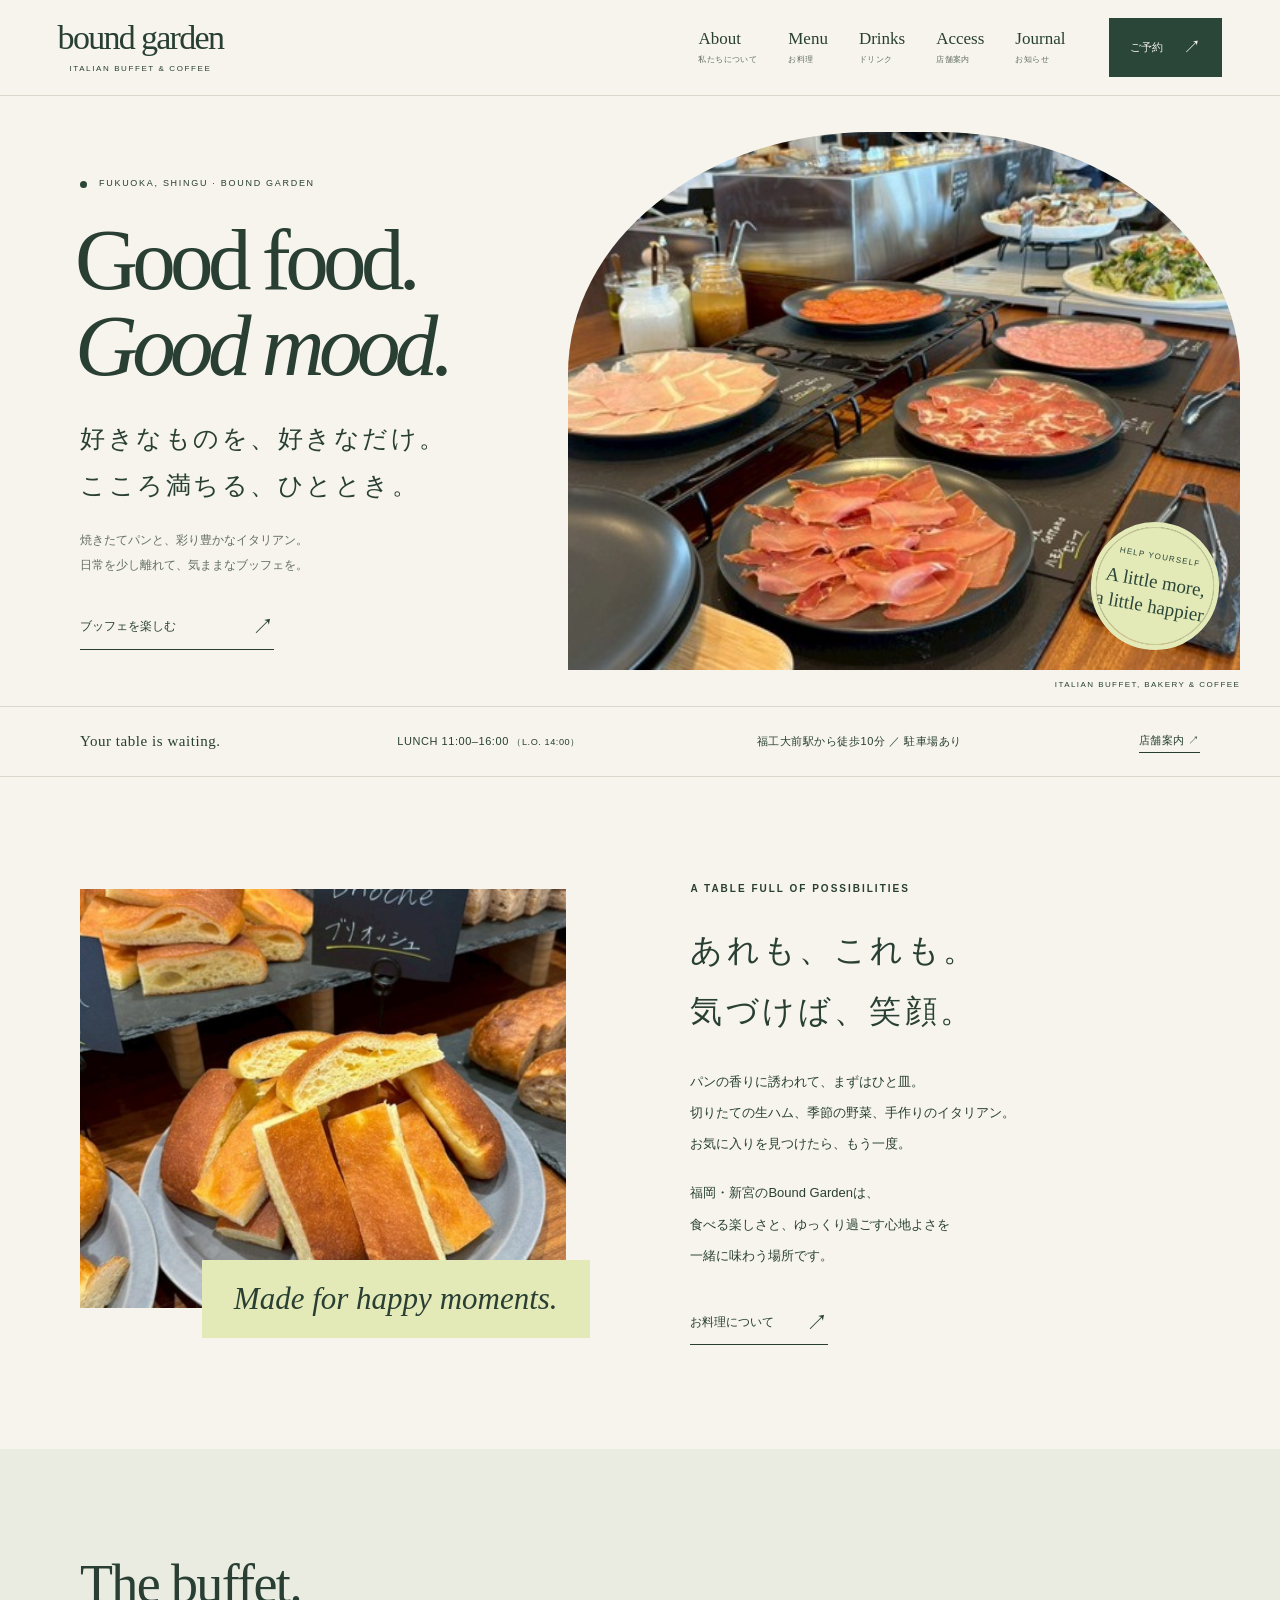
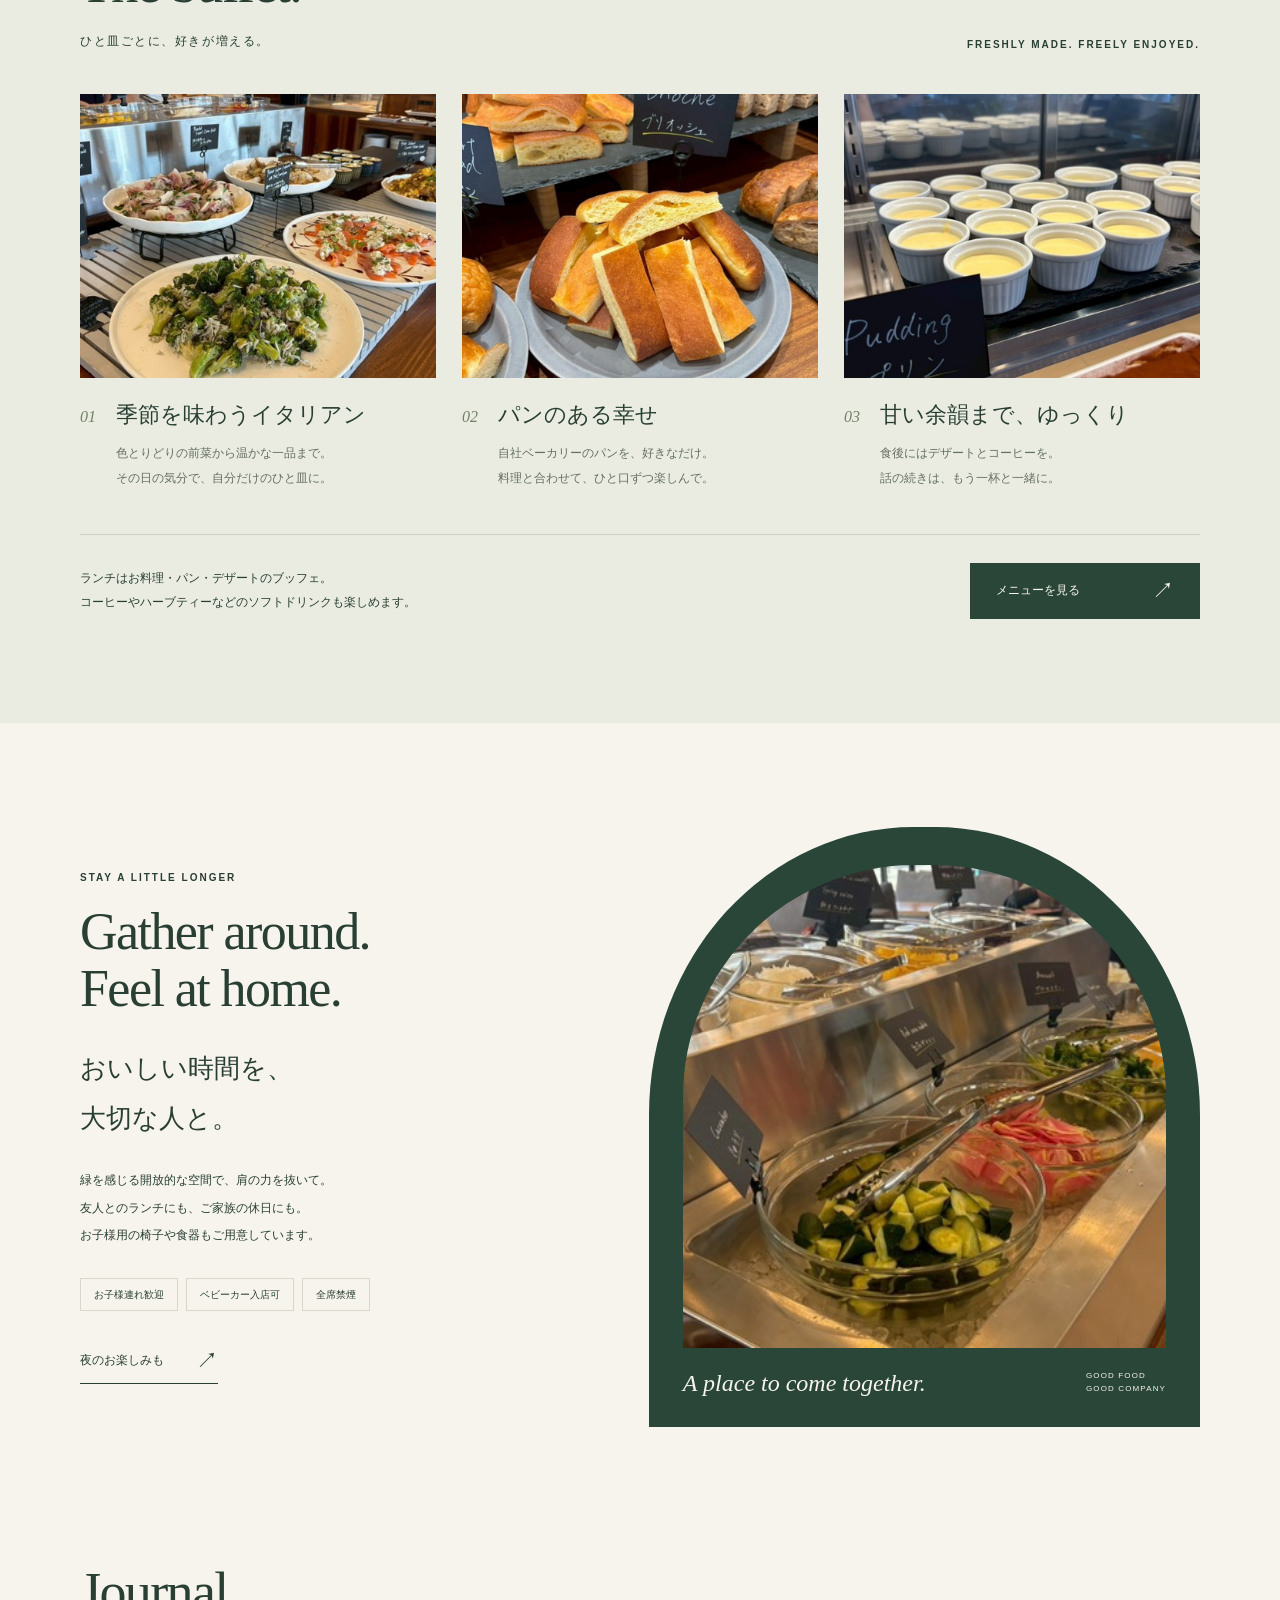
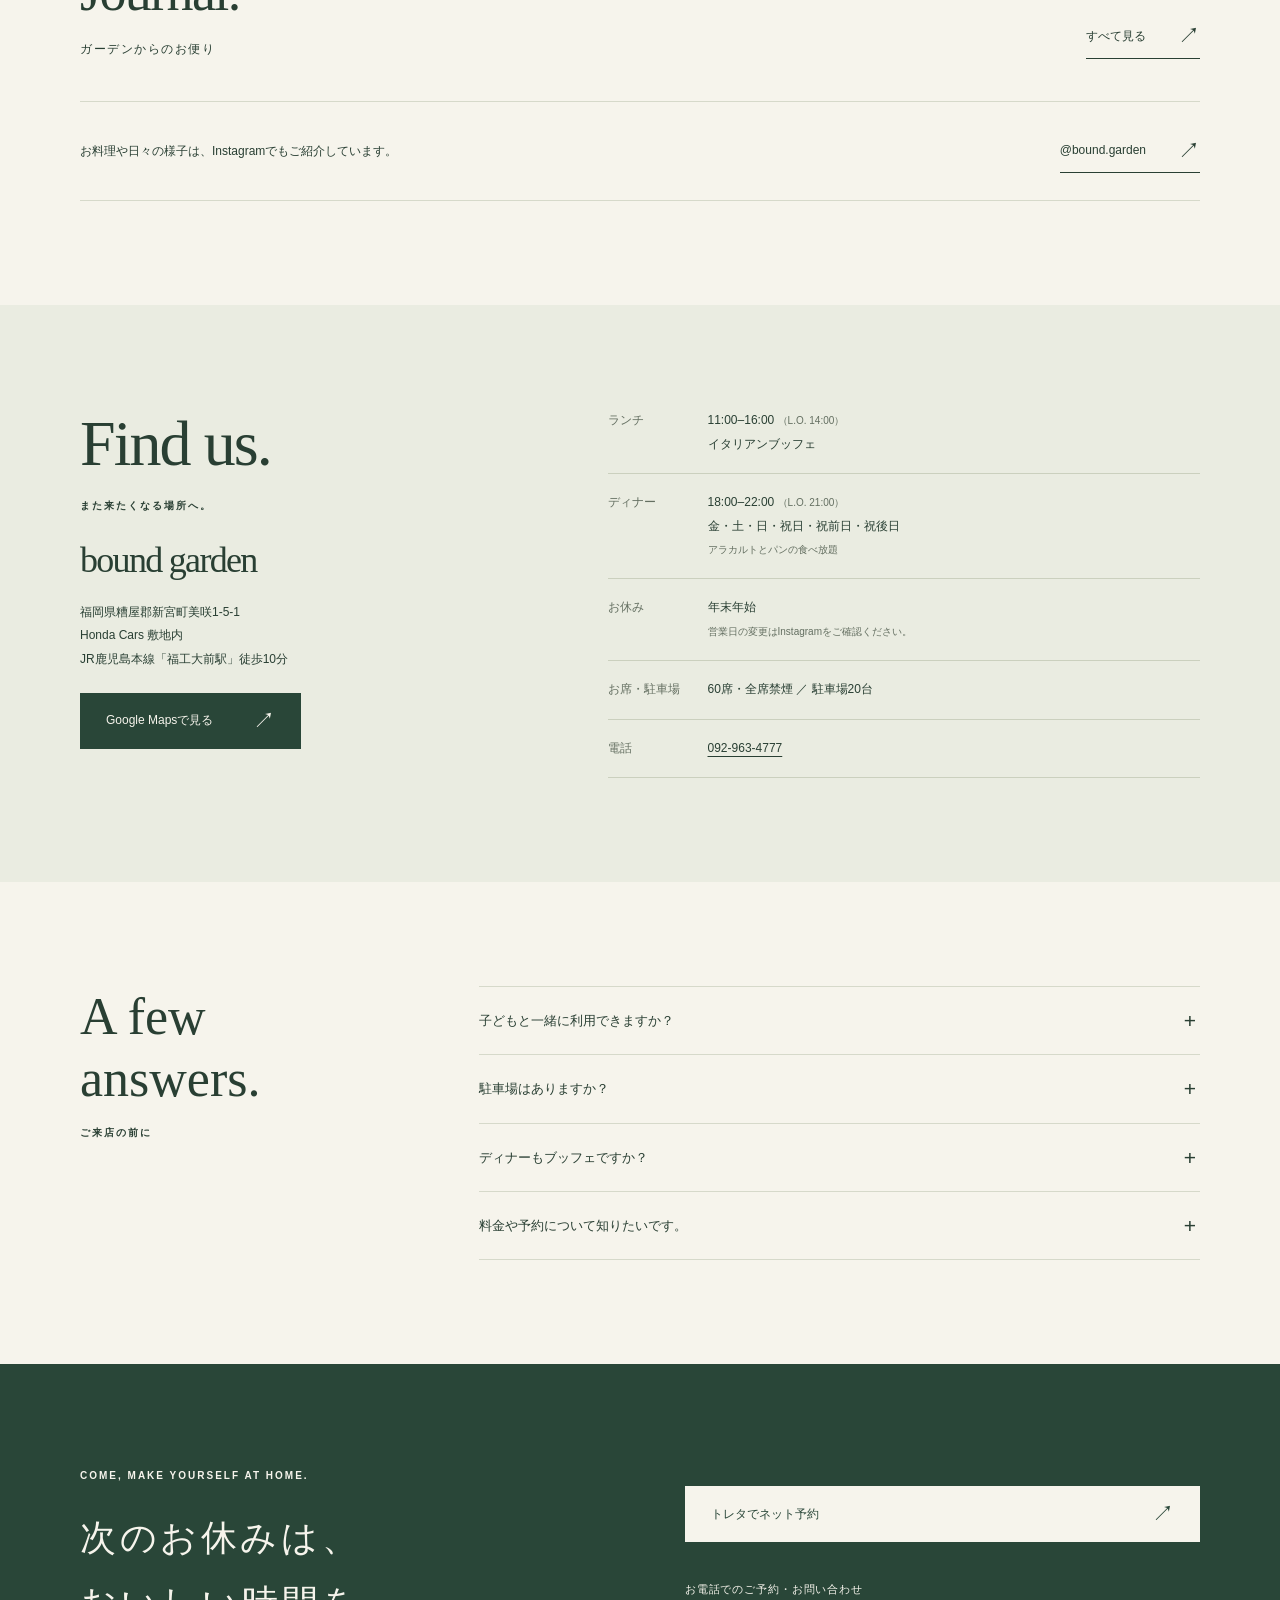
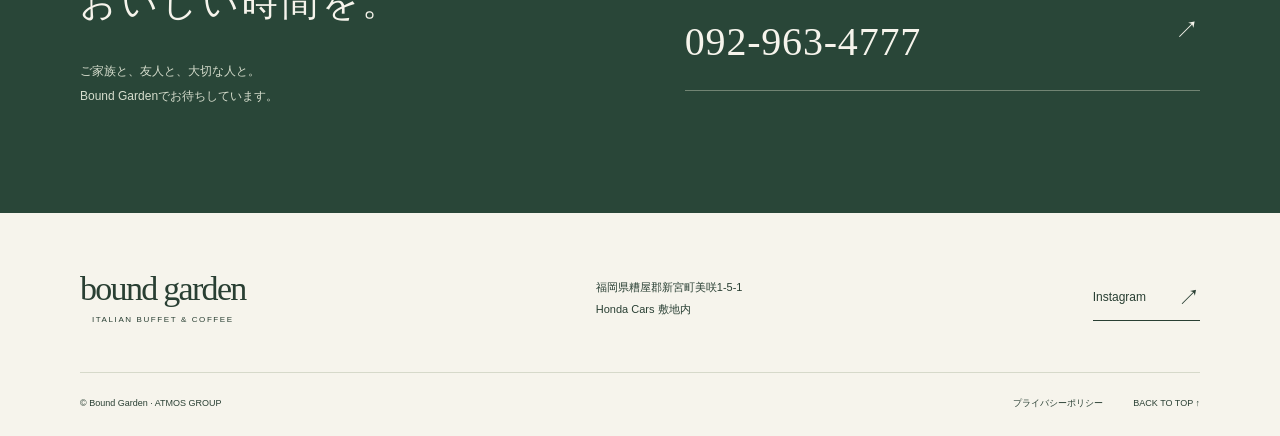
<file: index.html>
<!doctype html>
<html lang="ja"><head><meta charset="utf-8"><meta name="viewport" content="width=device-width, initial-scale=1"><meta name="theme-color" content="#294638"><meta name="robots" content="index,follow"><title>【公式】Bound Garden｜福岡・新宮のイタリアンブッフェ</title><meta name="description" content="福岡県新宮町のBound Garden。自社ベーカリーのパンと手作りイタリアンを楽しむランチブッフェ。ご予約、メニュー、アクセスはこちら。"><link rel="canonical" id="canonical-link" href="https://bound-garden.com/"><meta property="og:locale" content="ja_JP"><meta property="og:type" content="website"><meta property="og:site_name" content="Bound Garden"><meta property="og:title" content="【公式】Bound Garden｜福岡・新宮のイタリアンブッフェ"><meta property="og:description" content="福岡県新宮町のBound Garden。自社ベーカリーのパンと手作りイタリアンを楽しむランチブッフェ。ご予約、メニュー、アクセスはこちら。"><meta property="og:url" id="og-url" content="https://bound-garden.com/"><meta property="og:image" content="https://bound-garden.com/images/buffet.jpg"><meta name="twitter:card" content="summary_large_image"><link rel="icon" href="./images/favicon.svg" type="image/svg+xml"><link rel="stylesheet" href="./style.css"><script src="./site-config.js" defer></script><script src="./common.js" defer></script><script type="application/ld+json">{"@context": "https://schema.org", "@type": "Restaurant", "name": "Bound Garden", "alternateName": "バウンドガーデン", "url": "https://bound-garden.com/", "image": "https://bound-garden.com/images/buffet.jpg", "telephone": "+81-92-963-4777", "address": {"@type": "PostalAddress", "addressRegion": "福岡県", "addressLocality": "糟屋郡新宮町", "streetAddress": "美咲1-5-1 Honda Cars敷地内", "addressCountry": "JP"}, "servesCuisine": ["Italian", "Buffet"], "acceptsReservations": true, "sameAs": ["https://tabelog.com/fukuoka/A4001/A400201/40073441/", "https://www.instagram.com/bound.garden/"], "hasMap": "https://maps.app.goo.gl/3Pvs37ieejtWgVZb9", "@id": "https://bound-garden.com/#restaurant", "hasMenu": "https://bound-garden.com/menu.html", "currenciesAccepted": "JPY", "smokingAllowed": false, "potentialAction": {"@type": "ReserveAction", "target": "https://yoyaku.toreta.in/boundgarden/#/"}, "openingHoursSpecification": [{"@type": "OpeningHoursSpecification", "dayOfWeek": ["Monday", "Tuesday", "Wednesday", "Thursday", "Friday", "Saturday", "Sunday"], "opens": "11:00", "closes": "16:00"}, {"@type": "OpeningHoursSpecification", "dayOfWeek": ["Friday", "Saturday", "Sunday"], "opens": "18:00", "closes": "22:00"}]}</script><script type="application/ld+json">{"@context": "https://schema.org", "@type": "FAQPage", "mainEntity": [{"@type": "Question", "name": "子どもと一緒に利用できますか？", "acceptedAnswer": {"@type": "Answer", "text": "お子様連れでご利用いただけます。ベビーカーでの入店も可能です。お子様用の椅子・食器もご用意していますので、スタッフへお声がけください。"}}, {"@type": "Question", "name": "駐車場はありますか？", "acceptedAnswer": {"@type": "Answer", "text": "20台分の駐車場がございます。店舗はHonda Carsの敷地内にあります。"}}, {"@type": "Question", "name": "ディナーもブッフェですか？", "acceptedAnswer": {"@type": "Answer", "text": "お料理のブッフェはランチ限定です。ディナーはアラカルトとパンの食べ放題をお楽しみいただけます。料金・ご利用条件はご予約時にご確認ください。"}}, {"@type": "Question", "name": "料金や予約について知りたいです。", "acceptedAnswer": {"@type": "Answer", "text": "プランは当サイトのメニューページでご紹介しています。ネット予約はトレタで承ります。お電話（092-963-4777）でのお問い合わせも承ります。"}}]}</script><script src="vendor/blog-security.js" defer></script><script src="blog.js" defer></script><!-- Google tag (gtag.js) -->
<script async src="https://www.googletagmanager.com/gtag/js?id=G-K5F1JSJJ50"></script>
<script>window.dataLayer=window.dataLayer||[];function gtag(){dataLayer.push(arguments);}gtag('js',new Date());gtag('config','G-K5F1JSJJ50');window.__boundAnalyticsLoaded=true;</script></head>
<body id="top"><a class="skip-link" href="#main">本文へスキップ</a><div id="site-header"><header class="site-header"><a class="wordmark" href="/">bound garden<span>ITALIAN BUFFET &amp; COFFEE</span></a><a class="header-reserve" href="https://yoyaku.toreta.in/boundgarden/#/" data-reservation target="_blank" rel="noopener noreferrer">ネット予約 ↗</a></header></div><main id="main">
<section class="hero" aria-labelledby="hero-title"><div class="hero-copy"><span class="hero-location">FUKUOKA, SHINGU · BOUND GARDEN</span><div class="hero-title" aria-hidden="true">Good food.<br><em>Good mood.</em></div><h1 id="hero-title">好きなものを、好きなだけ。<br>こころ満ちる、ひととき。</h1><p>焼きたてパンと、彩り豊かなイタリアン。<br>日常を少し離れて、気ままなブッフェを。</p><a class="text-link" href="/menu.html">ブッフェを楽しむ <span aria-hidden="true">↗</span></a></div><figure class="hero-visual"><img class="hero-photo" src="images/buffet.jpg" alt="切りたての生ハムや彩り豊かな前菜が並ぶBound Gardenのブッフェ" width="660" height="370" fetchpriority="high"><div class="hero-stamp" aria-hidden="true"><span>HELP YOURSELF</span>A little more,<br>a little happier.</div><figcaption class="hero-caption">ITALIAN BUFFET, BAKERY &amp; COFFEE</figcaption></figure></section>
<div class="welcome-strip"><span class="serif">Your table is waiting.</span><span>LUNCH 11:00–16:00 <small>（L.O. 14:00）</small></span><span class="welcome-note">福工大前駅から徒歩10分 ／ 駐車場あり</span><a href="/#access">店舗案内 ↗</a></div>
<section class="section about" id="about"><figure class="about-photo"><img src="images/bread.jpg" alt="自社ベーカリーから届くブリオッシュやパン" width="660" height="370" loading="lazy"><figcaption class="photo-label">Made for happy moments.</figcaption></figure><div class="about-copy"><span class="eyebrow">A TABLE FULL OF POSSIBILITIES</span><h2>あれも、これも。<br>気づけば、笑顔。</h2><p>パンの香りに誘われて、まずはひと皿。<br>切りたての生ハム、季節の野菜、手作りのイタリアン。<br>お気に入りを見つけたら、もう一度。</p><p style="margin-top:18px">福岡・新宮のBound Gardenは、<br>食べる楽しさと、ゆっくり過ごす心地よさを<br>一緒に味わう場所です。</p><a class="text-link" href="/menu.html">お料理について <span aria-hidden="true">↗</span></a></div></section>
<section class="section buffet-section" id="buffet"><div class="section-head"><h2>The buffet.<small>ひと皿ごとに、好きが増える。</small></h2><span class="eyebrow">FRESHLY MADE. FREELY ENJOYED.</span></div><div class="food-grid"><article class="food-item"><figure><img src="images/seasonal.jpg" alt="野菜を使った手作りの前菜とイタリアン" width="660" height="370" loading="lazy"></figure><div class="item-heading"><span class="item-number">01</span><h3>季節を味わうイタリアン</h3></div><p>色とりどりの前菜から温かな一品まで。<br>その日の気分で、自分だけのひと皿に。</p></article><article class="food-item"><figure><img src="images/bread.jpg" alt="食べ放題で楽しめる自社ベーカリーのパン" width="660" height="370" loading="lazy"></figure><div class="item-heading"><span class="item-number">02</span><h3>パンのある幸せ</h3></div><p>自社ベーカリーのパンを、好きなだけ。<br>料理と合わせて、ひと口ずつ楽しんで。</p></article><article class="food-item"><figure><img src="images/dessert.jpg" alt="小さな器に並ぶブッフェのプリン" width="660" height="370" loading="lazy"></figure><div class="item-heading"><span class="item-number">03</span><h3>甘い余韻まで、ゆっくり</h3></div><p>食後にはデザートとコーヒーを。<br>話の続きは、もう一杯と一緒に。</p></article></div><div class="buffet-bottom"><p>ランチはお料理・パン・デザートのブッフェ。<br>コーヒーやハーブティーなどのソフトドリンクも楽しめます。</p><a class="button" href="/menu.html">メニューを見る <span aria-hidden="true">↗</span></a></div></section>
<section class="section space-section" id="moments"><div class="space-copy"><span class="eyebrow">STAY A LITTLE LONGER</span><h2>Gather around.<br>Feel at home.</h2><h3>おいしい時間を、<br>大切な人と。</h3><p>緑を感じる開放的な空間で、肩の力を抜いて。<br>友人とのランチにも、ご家族の休日にも。<br>お子様用の椅子や食器もご用意しています。</p><div class="space-details"><span>お子様連れ歓迎</span><span>ベビーカー入店可</span><span>全席禁煙</span></div><a class="text-link" style="margin-top:28px" href="/menu.html#dinner">夜のお楽しみも <span aria-hidden="true">↗</span></a></div><figure class="space-visual"><img src="images/salad.jpg" alt="店内のブッフェカウンターに並ぶ新鮮な野菜" width="660" height="370" loading="lazy"><figcaption>A place to come together.<span>GOOD FOOD<br>GOOD COMPANY</span></figcaption></figure></section>
<section class="section journal-section" aria-labelledby="journal-title"><div class="section-head"><h2 id="journal-title">Journal.<small>ガーデンからのお便り</small></h2><a class="text-link" href="/blog/">すべて見る <span aria-hidden="true">↗</span></a></div><div id="home-posts"><div class="journal-empty"><p>お料理や日々の様子は、Instagramでもご紹介しています。</p><a class="text-link" href="https://www.instagram.com/bound.garden/" target="_blank" rel="noopener noreferrer">@bound.garden <span aria-hidden="true">↗</span></a></div></div></section>
<section class="section access-section" id="access"><div class="access-title"><h2>Find us.</h2><span class="eyebrow">また来たくなる場所へ。</span><div class="wordmark">bound garden</div><p>福岡県糟屋郡新宮町美咲1-5-1<br>Honda Cars 敷地内<br>JR鹿児島本線「福工大前駅」徒歩10分</p><a class="button" href="https://maps.app.goo.gl/3Pvs37ieejtWgVZb9" target="_blank" rel="noopener noreferrer">Google Mapsで見る <span aria-hidden="true">↗</span></a></div><dl class="access-list"><div><dt>ランチ</dt><dd>11:00–16:00 <small>（L.O. 14:00）</small><br>イタリアンブッフェ</dd></div><div><dt>ディナー</dt><dd>18:00–22:00 <small>（L.O. 21:00）</small><br>金・土・日・祝日・祝前日・祝後日<br><small>アラカルトとパンの食べ放題</small></dd></div><div><dt>お休み</dt><dd>年末年始<br><small>営業日の変更はInstagramをご確認ください。</small></dd></div><div><dt>お席・駐車場</dt><dd>60席・全席禁煙 ／ 駐車場20台</dd></div><div><dt>電話</dt><dd><a href="tel:0929634777">092-963-4777</a></dd></div></dl></section>
<section class="section faq-section"><div><h2>A few answers.</h2><span class="eyebrow">ご来店の前に</span></div><div class="faq-list"><details><summary>子どもと一緒に利用できますか？</summary><p>お子様連れでご利用いただけます。ベビーカーでの入店も可能です。お子様用の椅子・食器もご用意していますので、スタッフへお声がけください。</p></details><details><summary>駐車場はありますか？</summary><p>20台分の駐車場がございます。店舗はHonda Carsの敷地内にあります。</p></details><details><summary>ディナーもブッフェですか？</summary><p>お料理のブッフェはランチ限定です。ディナーはアラカルトとパンの食べ放題をお楽しみいただけます。料金・ご利用条件はご予約時にご確認ください。</p></details><details><summary>料金や予約について知りたいです。</summary><p>プランは当サイトのメニューページでご紹介しています。ネット予約はトレタで承ります。お電話（092-963-4777）でのお問い合わせも承ります。</p></details></div></section></main><div id="site-bottom"><section class="reservation section"><div><h2>ご予約・お問い合わせ</h2><a class="telephone" href="tel:0929634777">092-963-4777</a></div><a class="button button-light" href="https://yoyaku.toreta.in/boundgarden/#/" data-reservation target="_blank" rel="noopener noreferrer">トレタでネット予約 ↗</a></section></div></body></html>
</file>
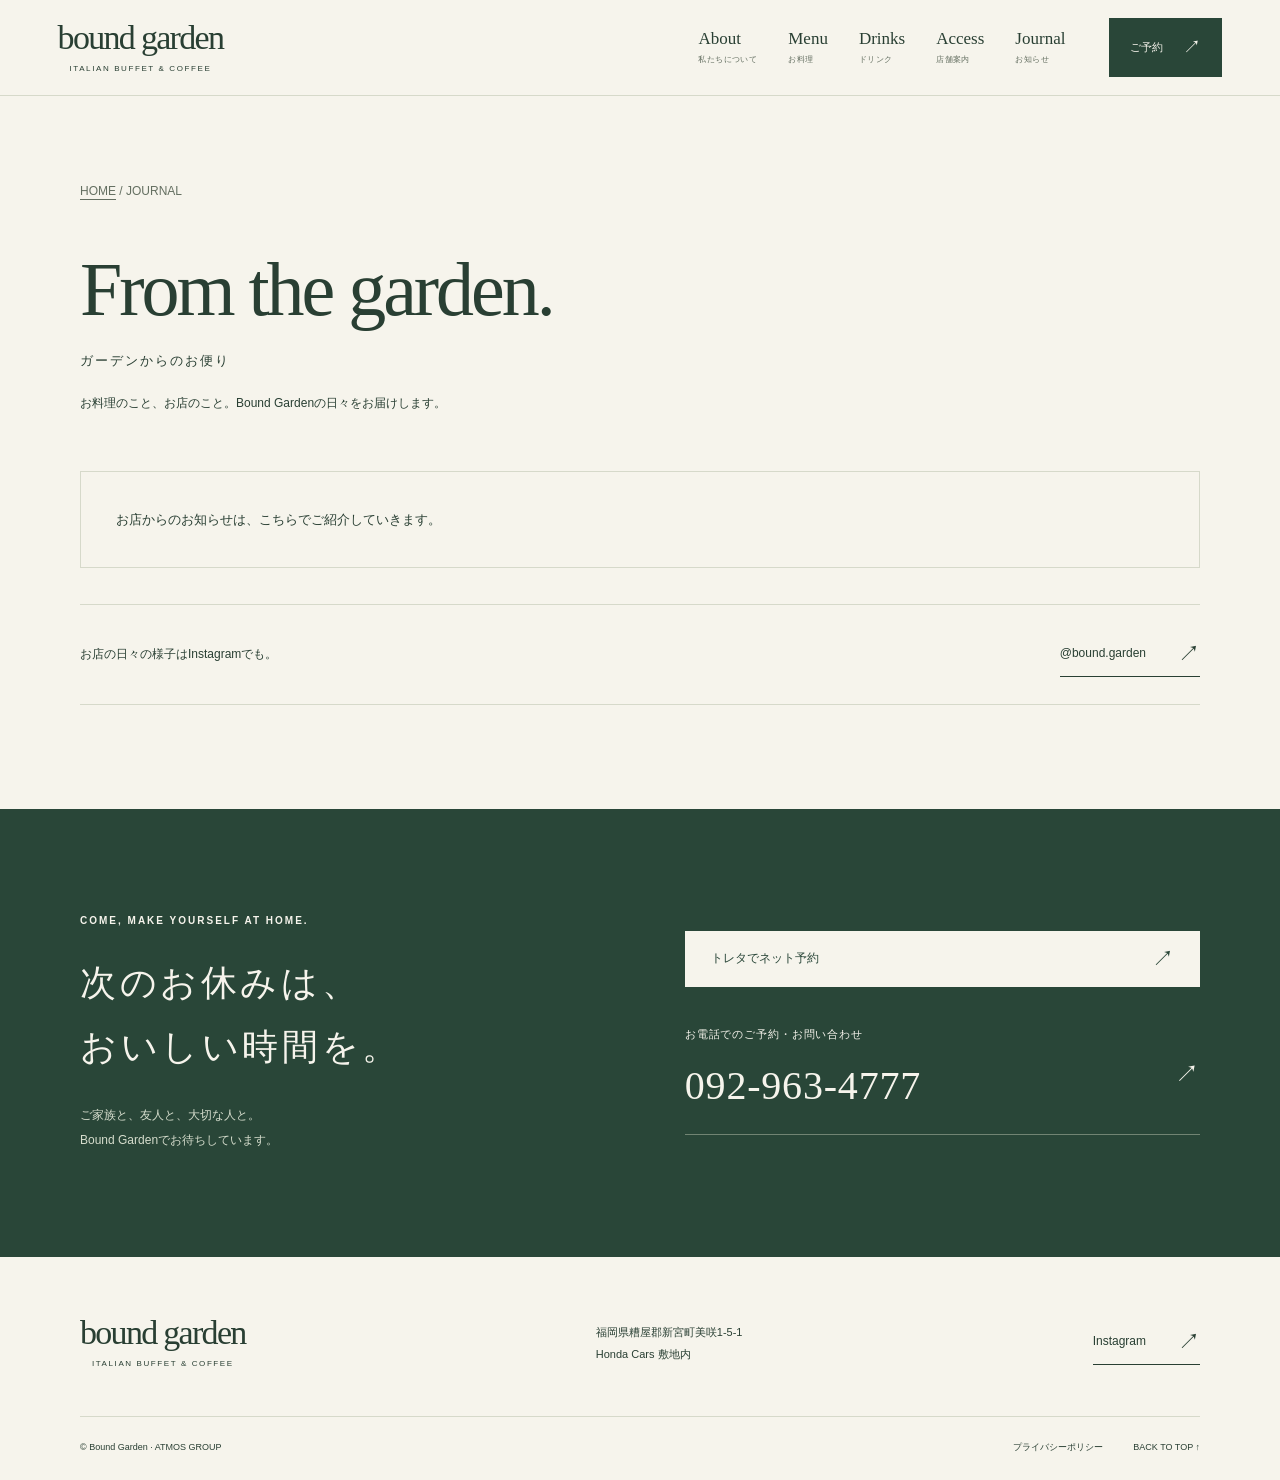
<file: blog/index.html>
<!doctype html>
<html lang="ja"><head><meta charset="utf-8"><meta name="viewport" content="width=device-width, initial-scale=1"><meta name="theme-color" content="#294638"><meta name="robots" content="index,follow"><title>お知らせ｜Bound Garden</title><meta name="description" content="Bound Gardenからのお知らせとお店のブログ。"><link rel="canonical" id="canonical-link" href="https://bound-garden.com/blog/"><meta property="og:locale" content="ja_JP"><meta property="og:type" content="website"><meta property="og:site_name" content="Bound Garden"><meta property="og:title" content="お知らせ｜Bound Garden"><meta property="og:description" content="Bound Gardenからのお知らせとお店のブログ。"><meta property="og:url" id="og-url" content="https://bound-garden.com/blog/"><meta property="og:image" content="https://bound-garden.com/images/buffet.jpg"><meta name="twitter:card" content="summary_large_image"><link rel="icon" href="../images/favicon.svg" type="image/svg+xml"><link rel="stylesheet" href="../style.css"><script src="../site-config.js" defer></script><script src="../common.js" defer></script><script src="../vendor/blog-security.js" defer></script><script src="../blog.js" defer></script></head>
<body id="top"><a class="skip-link" href="#main">本文へスキップ</a><div id="site-header"><header class="site-header"><a class="wordmark" href="/">bound garden<span>ITALIAN BUFFET &amp; COFFEE</span></a><a class="header-reserve" href="https://yoyaku.toreta.in/boundgarden/#/" data-reservation target="_blank" rel="noopener noreferrer">ネット予約 ↗</a></header></div><main id="main"><header class="page-heading"><p class="breadcrumb"><a href="/">HOME</a> / JOURNAL</p><h1>From the garden.<small>ガーデンからのお便り</small></h1><p>お料理のこと、お店のこと。Bound Gardenの日々をお届けします。</p></header><section class="section menu-content"><div id="posts-list" aria-live="polite"><p>お知らせを読み込んでいます。</p></div><div class="journal-empty" style="margin-top:36px"><p>お店の日々の様子はInstagramでも。</p><a class="text-link" href="https://www.instagram.com/bound.garden/" target="_blank" rel="noopener noreferrer">@bound.garden <span aria-hidden="true">↗</span></a></div></section></main><div id="site-bottom"><section class="reservation section"><div><h2>ご予約・お問い合わせ</h2><a class="telephone" href="tel:0929634777">092-963-4777</a></div><a class="button button-light" href="https://yoyaku.toreta.in/boundgarden/#/" data-reservation target="_blank" rel="noopener noreferrer">トレタでネット予約 ↗</a></section></div></body></html>
</file>
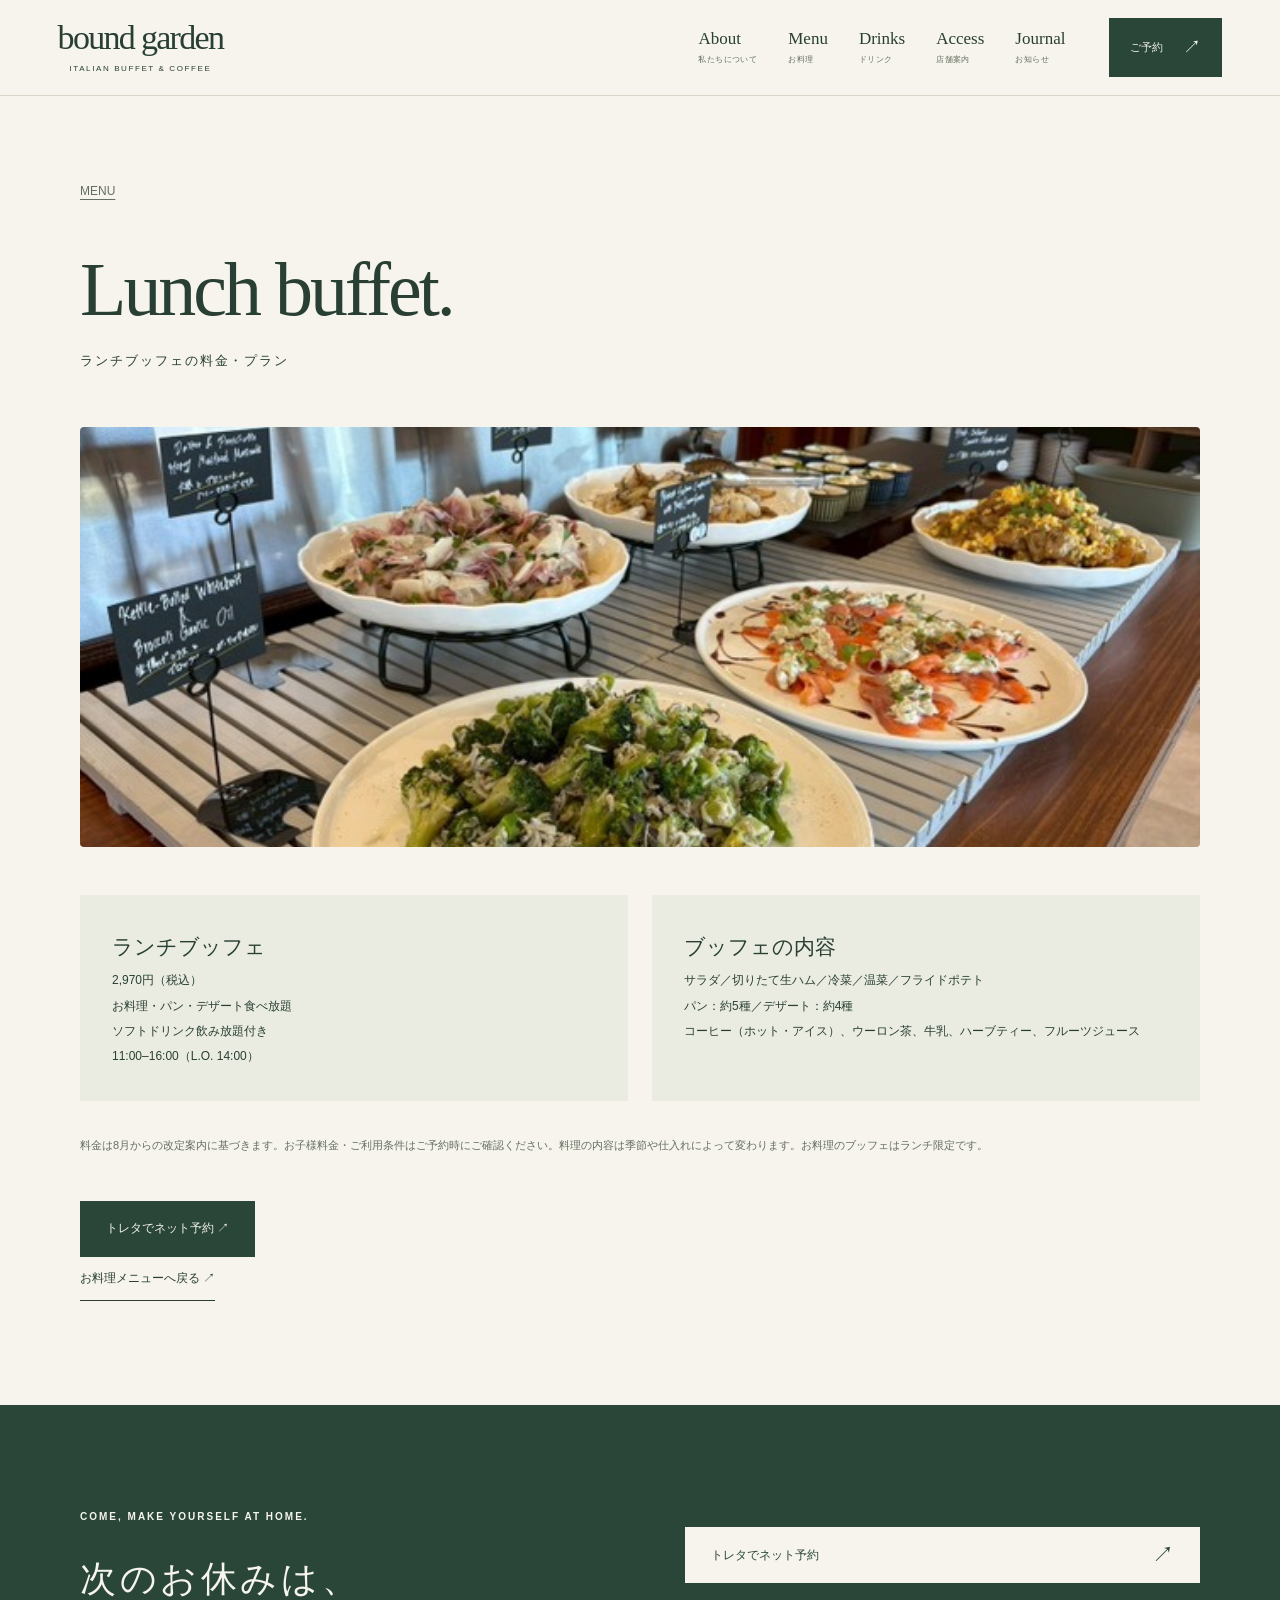
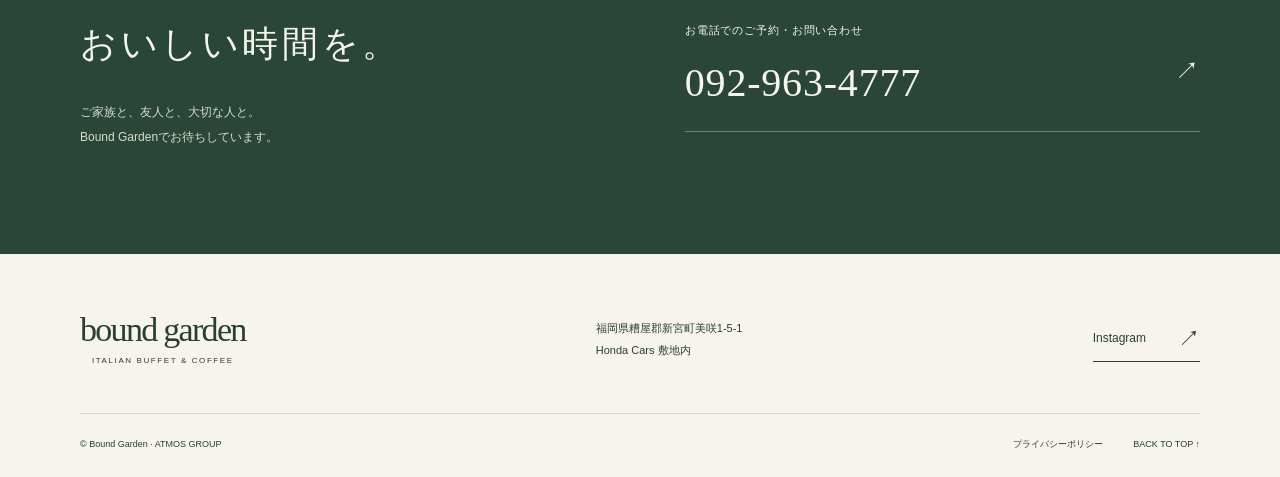
<file: course.html>
<!doctype html>
<html lang="ja"><head><meta charset="utf-8"><meta name="viewport" content="width=device-width, initial-scale=1"><meta name="theme-color" content="#294638"><meta name="robots" content="index,follow"><title>料金・プラン｜Bound Garden</title><meta name="description" content="お料理、パン、デザートとソフトドリンクを楽しむBound Gardenのランチブッフェ。料金とプラン内容をご案内します。"><link rel="canonical" id="canonical-link" href="https://bound-garden.com/course.html"><meta property="og:locale" content="ja_JP"><meta property="og:type" content="website"><meta property="og:site_name" content="Bound Garden"><meta property="og:title" content="料金・プラン｜Bound Garden"><meta property="og:description" content="お料理、パン、デザートとソフトドリンクを楽しむBound Gardenのランチブッフェ。料金とプラン内容をご案内します。"><meta property="og:url" id="og-url" content="https://bound-garden.com/course.html"><meta property="og:image" content="https://bound-garden.com/images/buffet.jpg"><meta name="twitter:card" content="summary_large_image"><link rel="icon" href="./images/favicon.svg" type="image/svg+xml"><link rel="stylesheet" href="./style.css"><script src="./site-config.js" defer></script><script src="./common.js" defer></script></head>
<body id="top"><a class="skip-link" href="#main">本文へスキップ</a><div id="site-header"><header class="site-header"><a class="wordmark" href="/">bound garden<span>ITALIAN BUFFET &amp; COFFEE</span></a><a class="header-reserve" href="https://yoyaku.toreta.in/boundgarden/#/" data-reservation target="_blank" rel="noopener noreferrer">ネット予約 ↗</a></header></div><main id="main"><header class="page-heading"><p class="breadcrumb"><a href="/menu.html">MENU</a></p><h1>Lunch buffet.<small>ランチブッフェの料金・プラン</small></h1></header><section class="section menu-content"><img class="menu-page-photo" src="images/seasonal.jpg" alt="Bound Gardenのお料理とパン" width="660" height="370"><div class="menu-detail-grid"><article class="menu-detail"><h2>ランチブッフェ</h2><p class="hours">2,970円（税込）</p><p>お料理・パン・デザート食べ放題<br>ソフトドリンク飲み放題付き</p><p>11:00–16:00（L.O. 14:00）</p></article><article class="menu-detail"><h2>ブッフェの内容</h2><p>サラダ／切りたて生ハム／冷菜／温菜／フライドポテト<br>パン：約5種／デザート：約4種<br>コーヒー（ホット・アイス）、ウーロン茶、牛乳、ハーブティー、フルーツジュース</p></article></div><p class="note menu-disclaimer">料金は8月からの改定案内に基づきます。お子様料金・ご利用条件はご予約時にご確認ください。料理の内容は季節や仕入れによって変わります。お料理のブッフェはランチ限定です。</p><a class="button menu-contact" href="https://yoyaku.toreta.in/boundgarden/#/" data-reservation target="_blank" rel="noopener noreferrer">トレタでネット予約 ↗</a><p><a class="text-link" href="/menu.html">お料理メニューへ戻る ↗</a></p></section></main><div id="site-bottom"><section class="reservation section"><div><h2>ご予約・お問い合わせ</h2><a class="telephone" href="tel:0929634777">092-963-4777</a></div><a class="button button-light" href="https://yoyaku.toreta.in/boundgarden/#/" data-reservation target="_blank" rel="noopener noreferrer">トレタでネット予約 ↗</a></section></div></body></html>
</file>
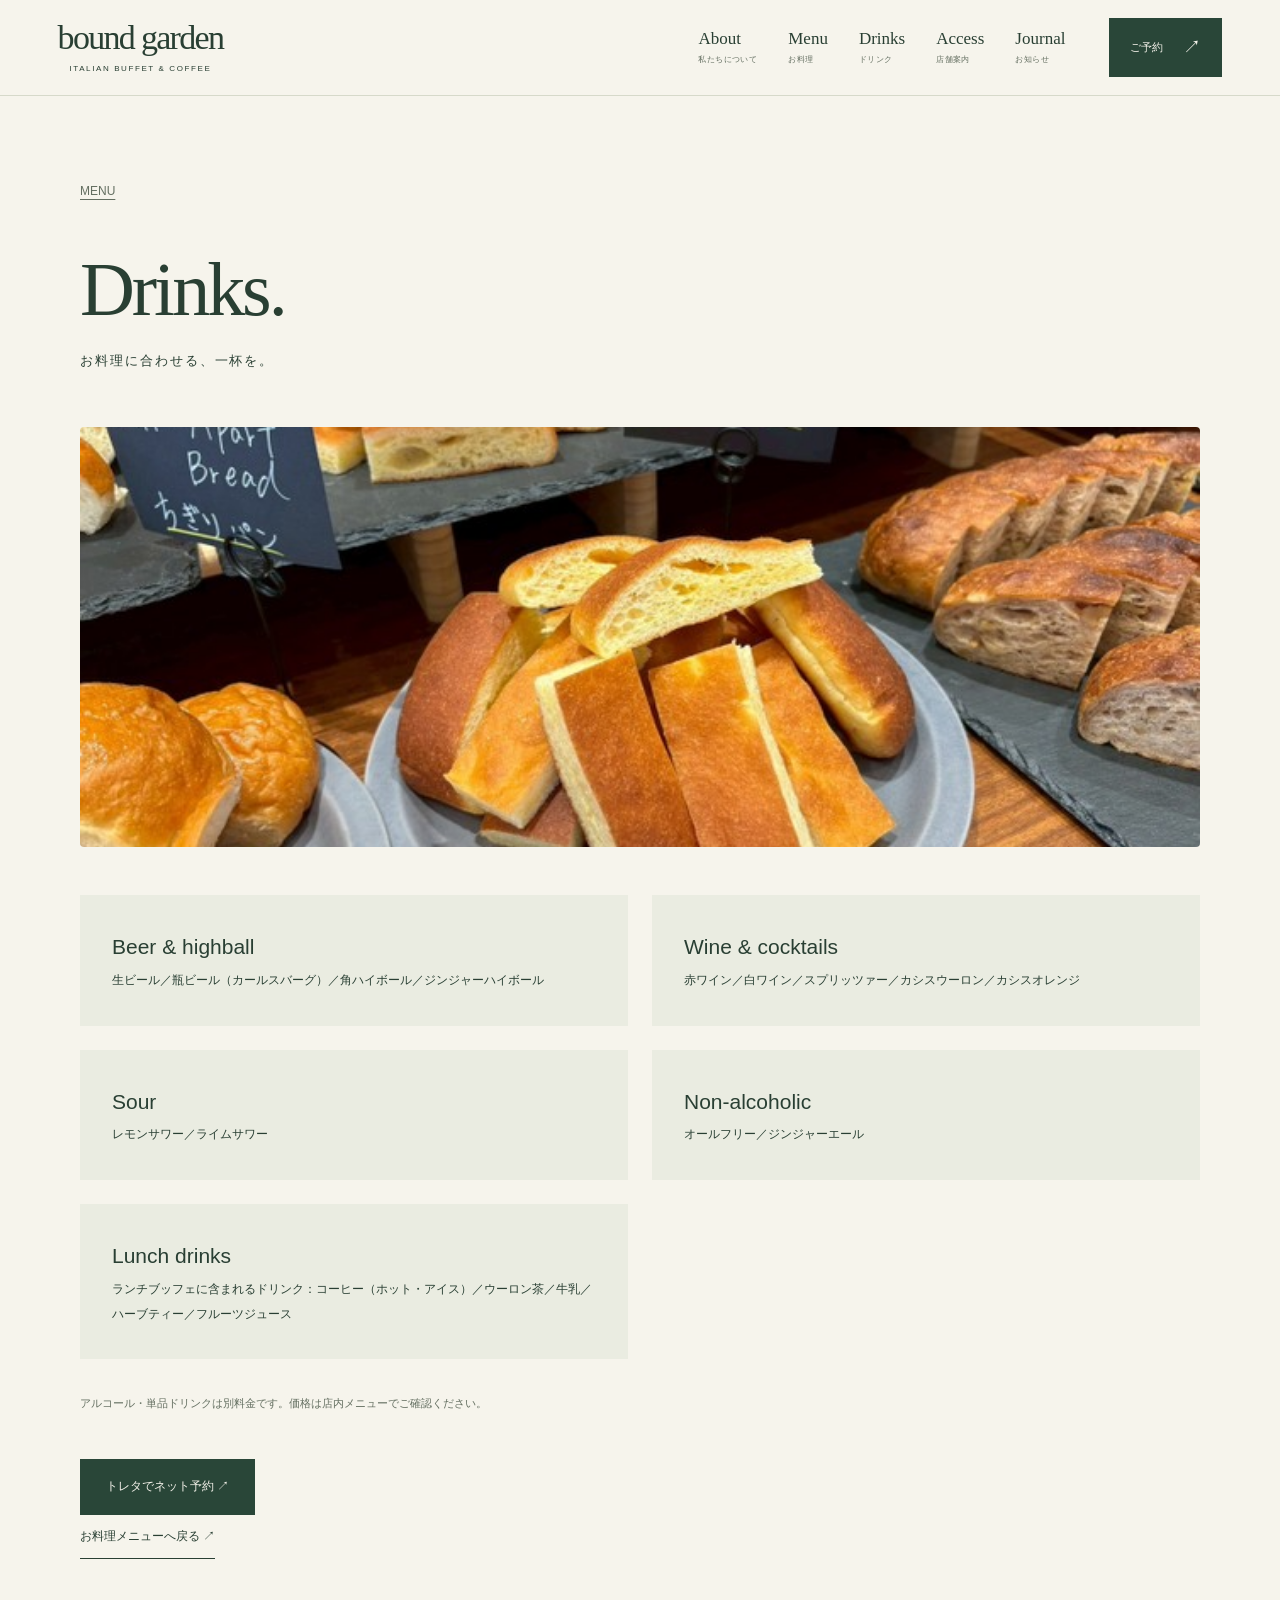
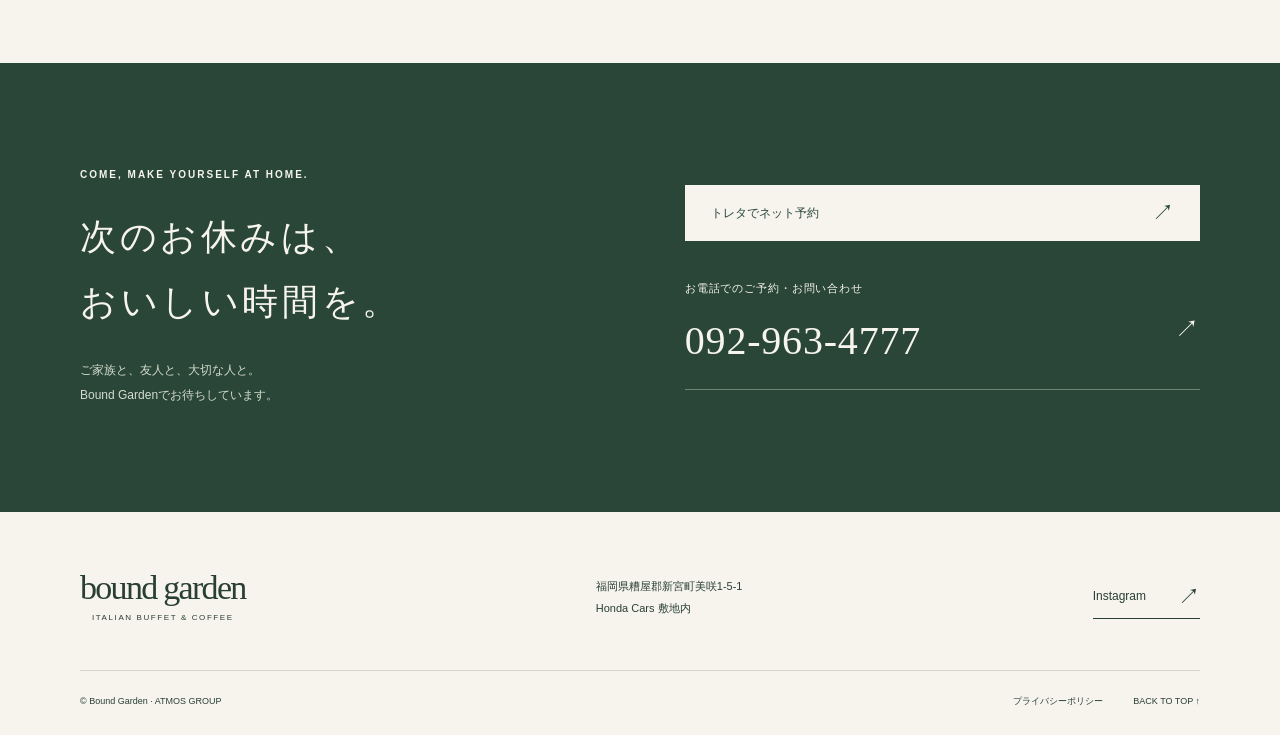
<file: drink.html>
<!doctype html>
<html lang="ja"><head><meta charset="utf-8"><meta name="viewport" content="width=device-width, initial-scale=1"><meta name="theme-color" content="#294638"><meta name="robots" content="index,follow"><title>ドリンクメニュー｜Bound Garden</title><meta name="description" content="Bound Gardenのドリンクメニュー。ビール、ワイン、カクテル、ノンアルコールとランチブッフェのソフトドリンクをご紹介。"><link rel="canonical" id="canonical-link" href="https://bound-garden.com/drink.html"><meta property="og:locale" content="ja_JP"><meta property="og:type" content="website"><meta property="og:site_name" content="Bound Garden"><meta property="og:title" content="ドリンクメニュー｜Bound Garden"><meta property="og:description" content="Bound Gardenのドリンクメニュー。ビール、ワイン、カクテル、ノンアルコールとランチブッフェのソフトドリンクをご紹介。"><meta property="og:url" id="og-url" content="https://bound-garden.com/drink.html"><meta property="og:image" content="https://bound-garden.com/images/buffet.jpg"><meta name="twitter:card" content="summary_large_image"><link rel="icon" href="./images/favicon.svg" type="image/svg+xml"><link rel="stylesheet" href="./style.css"><script src="./site-config.js" defer></script><script src="./common.js" defer></script></head>
<body id="top"><a class="skip-link" href="#main">本文へスキップ</a><div id="site-header"><header class="site-header"><a class="wordmark" href="/">bound garden<span>ITALIAN BUFFET &amp; COFFEE</span></a><a class="header-reserve" href="https://yoyaku.toreta.in/boundgarden/#/" data-reservation target="_blank" rel="noopener noreferrer">ネット予約 ↗</a></header></div><main id="main"><header class="page-heading"><p class="breadcrumb"><a href="/menu.html">MENU</a></p><h1>Drinks.<small>お料理に合わせる、一杯を。</small></h1></header><section class="section menu-content"><img class="menu-page-photo" src="images/bread.jpg" alt="Bound Gardenのお料理とパン" width="660" height="370"><div class="menu-detail-grid"><article class="menu-detail"><h2>Beer & highball</h2><p>生ビール／瓶ビール（カールスバーグ）／角ハイボール／ジンジャーハイボール</p></article><article class="menu-detail"><h2>Wine & cocktails</h2><p>赤ワイン／白ワイン／スプリッツァー／カシスウーロン／カシスオレンジ</p></article><article class="menu-detail"><h2>Sour</h2><p>レモンサワー／ライムサワー</p></article><article class="menu-detail"><h2>Non-alcoholic</h2><p>オールフリー／ジンジャーエール</p></article><article class="menu-detail"><h2>Lunch drinks</h2><p>ランチブッフェに含まれるドリンク：コーヒー（ホット・アイス）／ウーロン茶／牛乳／ハーブティー／フルーツジュース</p></article></div><p class="note menu-disclaimer">アルコール・単品ドリンクは別料金です。価格は店内メニューでご確認ください。</p><a class="button menu-contact" href="https://yoyaku.toreta.in/boundgarden/#/" data-reservation target="_blank" rel="noopener noreferrer">トレタでネット予約 ↗</a><p><a class="text-link" href="/menu.html">お料理メニューへ戻る ↗</a></p></section></main><div id="site-bottom"><section class="reservation section"><div><h2>ご予約・お問い合わせ</h2><a class="telephone" href="tel:0929634777">092-963-4777</a></div><a class="button button-light" href="https://yoyaku.toreta.in/boundgarden/#/" data-reservation target="_blank" rel="noopener noreferrer">トレタでネット予約 ↗</a></section></div></body></html>
</file>
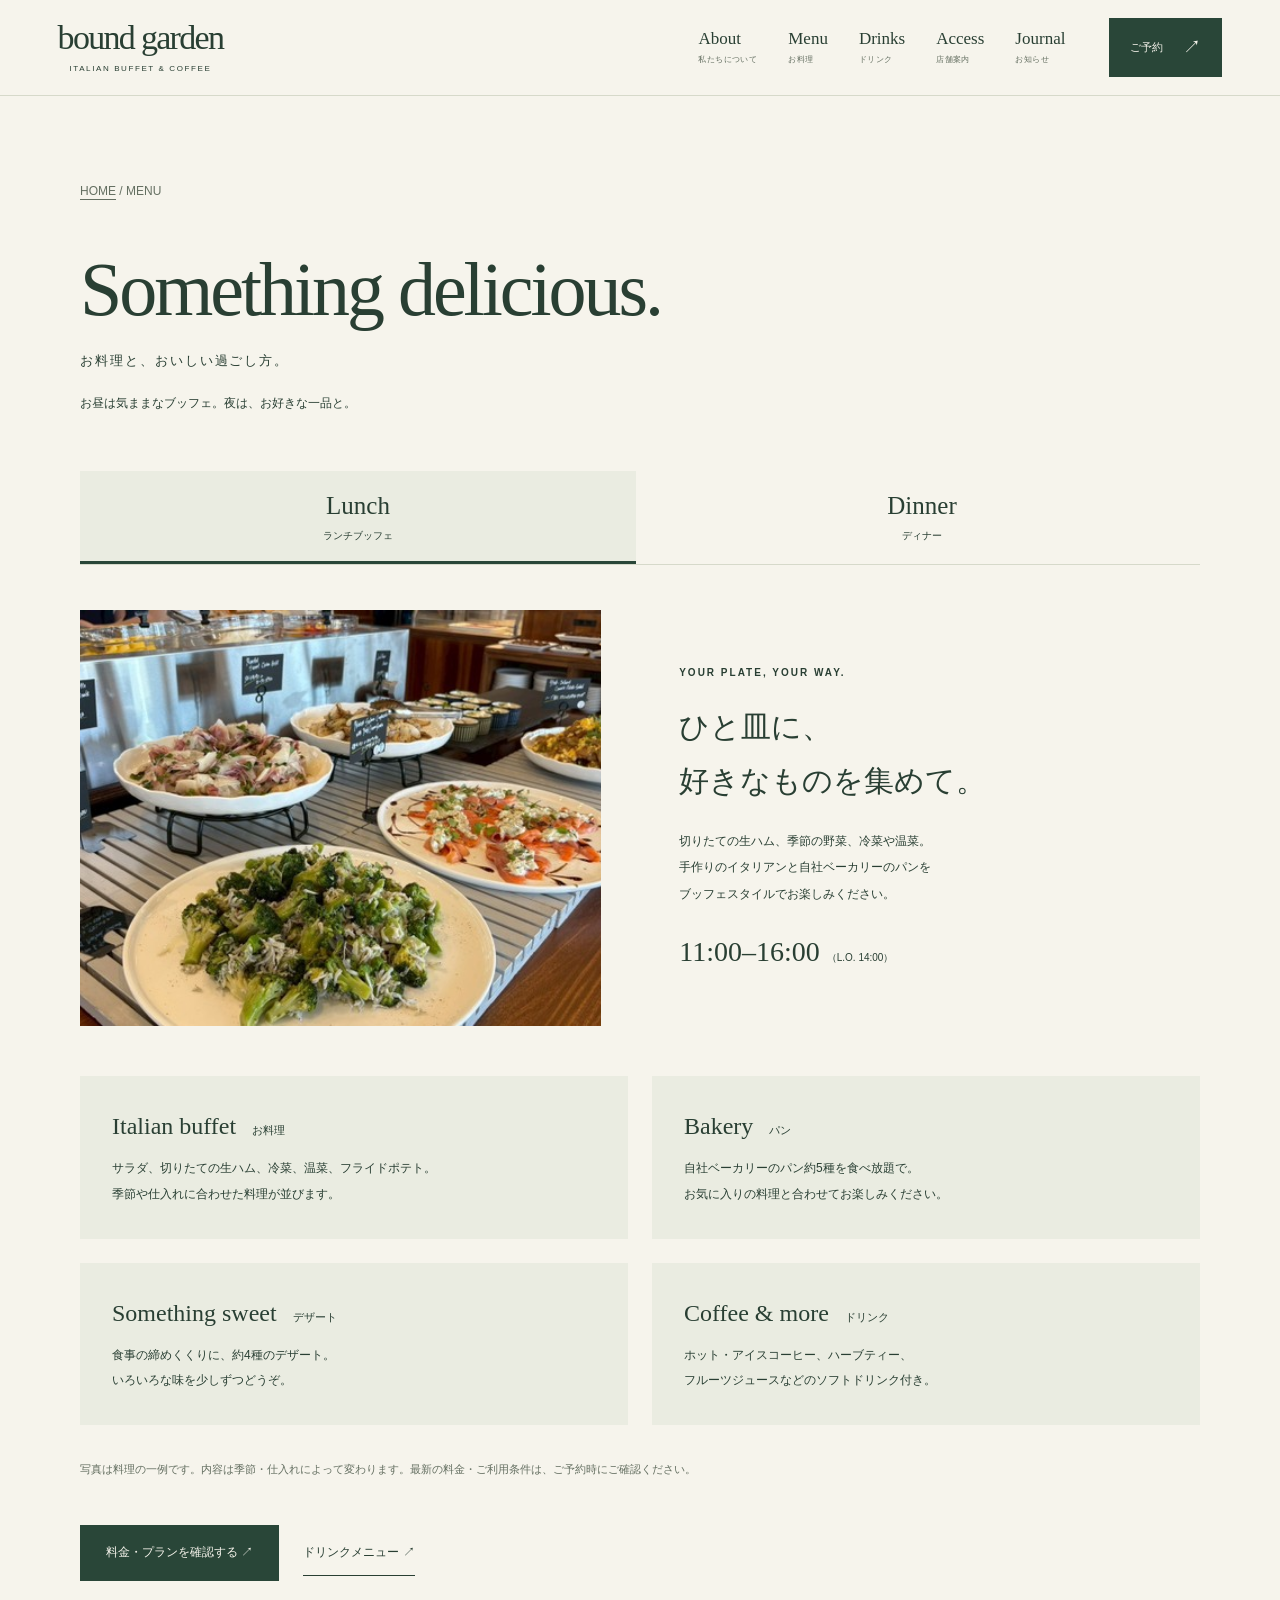
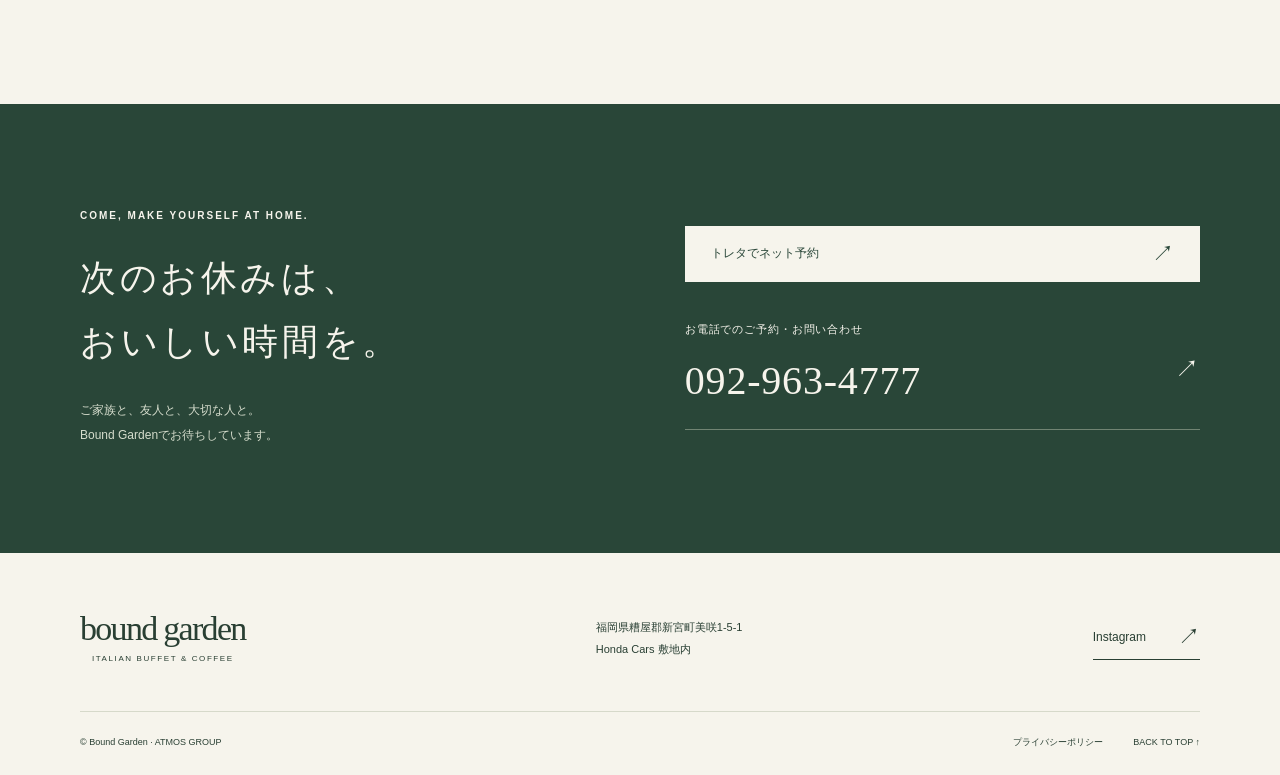
<file: menu.html>
<!doctype html>
<html lang="ja"><head><meta charset="utf-8"><meta name="viewport" content="width=device-width, initial-scale=1"><meta name="theme-color" content="#294638"><meta name="robots" content="index,follow"><title>メニュー｜Bound Garden｜ランチブッフェ・ディナー</title><meta name="description" content="Bound Gardenのランチブッフェとディナーのご案内。イタリアン、パン、デザート、コーヒーをお楽しみください。"><link rel="canonical" id="canonical-link" href="https://bound-garden.com/menu.html"><meta property="og:locale" content="ja_JP"><meta property="og:type" content="website"><meta property="og:site_name" content="Bound Garden"><meta property="og:title" content="メニュー｜Bound Garden｜ランチブッフェ・ディナー"><meta property="og:description" content="Bound Gardenのランチブッフェとディナーのご案内。イタリアン、パン、デザート、コーヒーをお楽しみください。"><meta property="og:url" id="og-url" content="https://bound-garden.com/menu.html"><meta property="og:image" content="https://bound-garden.com/images/buffet.jpg"><meta name="twitter:card" content="summary_large_image"><link rel="icon" href="./images/favicon.svg" type="image/svg+xml"><link rel="stylesheet" href="./style.css"><script src="./site-config.js" defer></script><script src="./common.js" defer></script></head>
<body id="top"><a class="skip-link" href="#main">本文へスキップ</a><div id="site-header"><header class="site-header"><a class="wordmark" href="/">bound garden<span>ITALIAN BUFFET &amp; COFFEE</span></a><a class="header-reserve" href="https://yoyaku.toreta.in/boundgarden/#/" data-reservation target="_blank" rel="noopener noreferrer">ネット予約 ↗</a></header></div><main id="main"><header class="page-heading"><p class="breadcrumb"><a href="/">HOME</a> / MENU</p><h1>Something delicious.<small>お料理と、おいしい過ごし方。</small></h1><p>お昼は気ままなブッフェ。夜は、お好きな一品と。</p></header><section class="section menu-content"><div class="menu-tabs" role="tablist" aria-label="時間帯を選ぶ"><button role="tab" id="lunch-tab" aria-controls="lunch-panel" aria-selected="true">Lunch<small>ランチブッフェ</small></button><button role="tab" id="dinner-tab" aria-controls="dinner-panel" aria-selected="false" tabindex="-1">Dinner<small>ディナー</small></button></div><div id="lunch-panel" role="tabpanel" aria-labelledby="lunch-tab"><div class="menu-intro"><img src="images/seasonal.jpg" alt="色とりどりの前菜が並ぶランチブッフェ" width="660" height="370"><div><span class="eyebrow">YOUR PLATE, YOUR WAY.</span><h2>ひと皿に、<br>好きなものを集めて。</h2><p>切りたての生ハム、季節の野菜、冷菜や温菜。<br>手作りのイタリアンと自社ベーカリーのパンを<br>ブッフェスタイルでお楽しみください。</p><div class="hours">11:00–16:00 <small>（L.O. 14:00）</small></div></div></div><div class="menu-detail-grid"><article class="menu-detail"><h3>Italian buffet <small>お料理</small></h3><p>サラダ、切りたての生ハム、冷菜、温菜、フライドポテト。<br>季節や仕入れに合わせた料理が並びます。</p></article><article class="menu-detail"><h3>Bakery <small>パン</small></h3><p>自社ベーカリーのパン約5種を食べ放題で。<br>お気に入りの料理と合わせてお楽しみください。</p></article><article class="menu-detail"><h3>Something sweet <small>デザート</small></h3><p>食事の締めくくりに、約4種のデザート。<br>いろいろな味を少しずつどうぞ。</p></article><article class="menu-detail"><h3>Coffee &amp; more <small>ドリンク</small></h3><p>ホット・アイスコーヒー、ハーブティー、<br>フルーツジュースなどのソフトドリンク付き。</p></article></div><p class="note menu-disclaimer">写真は料理の一例です。内容は季節・仕入れによって変わります。最新の料金・ご利用条件は、ご予約時にご確認ください。</p><a class="button menu-contact" href="/course.html">料金・プランを確認する ↗</a><a class="text-link" style="margin:24px" href="/drink.html">ドリンクメニュー ↗</a></div><div id="dinner-panel" role="tabpanel" aria-labelledby="dinner-tab" hidden><div class="menu-intro"><img src="images/bread.jpg" alt="ディナーにも楽しめる自社ベーカリーのパン" width="660" height="370"><div><span class="eyebrow">A DIFFERENT KIND OF EVENING.</span><h2>夜は、ゆっくり。<br>お好きな一品と。</h2><p>ディナーはアラカルトでご用意しています。<br>パスタやお料理に、パンの食べ放題を合わせて。<br>ワインやカクテルとともにお楽しみください。</p><div class="hours">18:00–22:00 <small>（L.O. 21:00）</small></div><p class="note">金・土・日・祝日・祝前日・祝後日</p></div></div><div class="menu-detail-grid"><article class="menu-detail"><h3>À la carte <small>お好きな一品を</small></h3><p>お料理は単品でのご注文となります。<br>お料理のブッフェはランチ限定です。</p></article><article class="menu-detail"><h3>Bread &amp; drinks <small>パンと、乾杯を</small></h3><p>自社ベーカリーのパンの食べ放題をご用意。<br>メニュー・料金・ご利用条件は店舗へお問い合わせください。</p></article></div><section aria-labelledby="dinner-dishes-title"><h2 id="dinner-dishes-title">Dinner dishes <small>夜のお料理</small></h2><p>これまでに提供したお料理の一例をご紹介します。</p><div class="menu-detail-grid"><article class="menu-detail"><h3>前菜盛り合わせ</h3><p>食事のはじまりに、いろいろな前菜を少しずつ。</p></article><article class="menu-detail"><h3>エビときのこのアヒージョ</h3><p>パンと合わせて楽しみたい、温かいひと皿。</p></article><article class="menu-detail"><h3>カイノミのグリル<br>トリュフソース</h3><p>ゆっくり味わうディナーに、お肉のメインを。</p></article><article class="menu-detail"><h3>肉好きのためのミートパスタ</h3><p>お肉を楽しむパスタも、夜のお食事に。</p></article></div><p class="note menu-disclaimer">現在の提供内容・価格は店内メニューをご確認ください。季節や仕入れによって内容が変わります。</p><p><a class="text-link" href="/drink.html">ワイン・カクテルなどのドリンクメニュー ↗</a></p></section><a class="button menu-contact" href="https://yoyaku.toreta.in/boundgarden/#/" data-reservation target="_blank" rel="noopener noreferrer">ディナーをトレタで予約する <span aria-hidden="true">↗</span></a></div></section></main><div id="site-bottom"><section class="reservation section"><div><h2>ご予約・お問い合わせ</h2><a class="telephone" href="tel:0929634777">092-963-4777</a></div><a class="button button-light" href="https://yoyaku.toreta.in/boundgarden/#/" data-reservation target="_blank" rel="noopener noreferrer">トレタでネット予約 ↗</a></section></div></body></html>
</file>
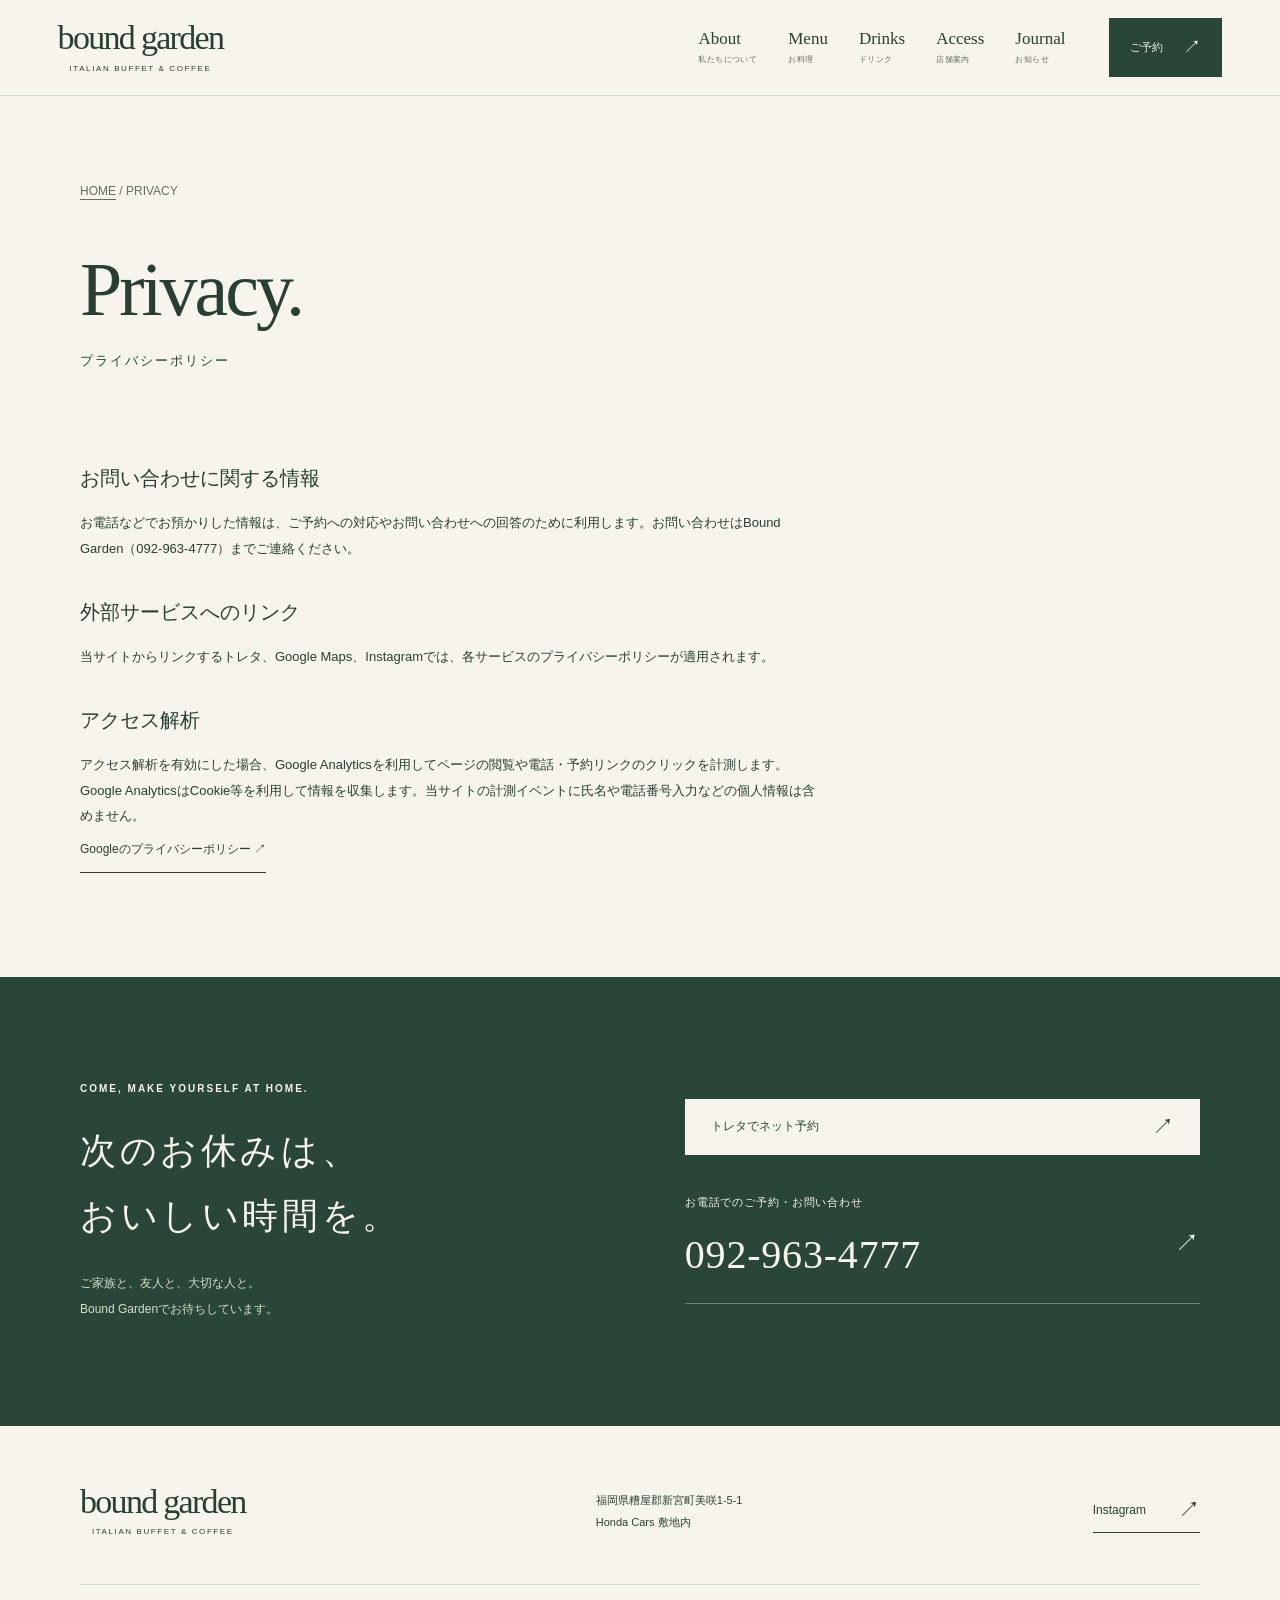
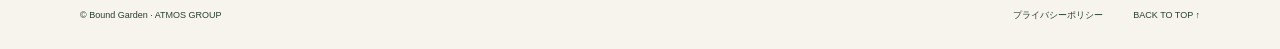
<file: privacy.html>
<!doctype html>
<html lang="ja"><head><meta charset="utf-8"><meta name="viewport" content="width=device-width, initial-scale=1"><meta name="theme-color" content="#294638"><meta name="robots" content="index,follow"><title>プライバシーポリシー｜Bound Garden</title><meta name="description" content="Bound Gardenウェブサイトのプライバシーポリシー。"><link rel="canonical" id="canonical-link" href="https://bound-garden.com/privacy.html"><meta property="og:locale" content="ja_JP"><meta property="og:type" content="website"><meta property="og:site_name" content="Bound Garden"><meta property="og:title" content="プライバシーポリシー｜Bound Garden"><meta property="og:description" content="Bound Gardenウェブサイトのプライバシーポリシー。"><meta property="og:url" id="og-url" content="https://bound-garden.com/privacy.html"><meta property="og:image" content="https://bound-garden.com/images/buffet.jpg"><meta name="twitter:card" content="summary_large_image"><link rel="icon" href="./images/favicon.svg" type="image/svg+xml"><link rel="stylesheet" href="./style.css"><script src="./site-config.js" defer></script><script src="./common.js" defer></script></head>
<body id="top"><a class="skip-link" href="#main">本文へスキップ</a><div id="site-header"><header class="site-header"><a class="wordmark" href="/">bound garden<span>ITALIAN BUFFET &amp; COFFEE</span></a><a class="header-reserve" href="https://yoyaku.toreta.in/boundgarden/#/" data-reservation target="_blank" rel="noopener noreferrer">ネット予約 ↗</a></header></div><main id="main"><header class="page-heading"><p class="breadcrumb"><a href="/">HOME</a> / PRIVACY</p><h1>Privacy.<small>プライバシーポリシー</small></h1></header><article class="section privacy-content"><h2>お問い合わせに関する情報</h2><p>お電話などでお預かりした情報は、ご予約への対応やお問い合わせへの回答のために利用します。お問い合わせはBound Garden（092-963-4777）までご連絡ください。</p><h2>外部サービスへのリンク</h2><p>当サイトからリンクするトレタ、Google Maps、Instagramでは、各サービスのプライバシーポリシーが適用されます。</p><h2>アクセス解析</h2><p>アクセス解析を有効にした場合、Google Analyticsを利用してページの閲覧や電話・予約リンクのクリックを計測します。Google AnalyticsはCookie等を利用して情報を収集します。当サイトの計測イベントに氏名や電話番号入力などの個人情報は含めません。</p><p><a class="text-link" href="https://policies.google.com/privacy" target="_blank" rel="noopener noreferrer">Googleのプライバシーポリシー ↗</a></p></article></main><div id="site-bottom"><section class="reservation section"><div><h2>ご予約・お問い合わせ</h2><a class="telephone" href="tel:0929634777">092-963-4777</a></div><a class="button button-light" href="https://yoyaku.toreta.in/boundgarden/#/" data-reservation target="_blank" rel="noopener noreferrer">トレタでネット予約 ↗</a></section></div></body></html>
</file>
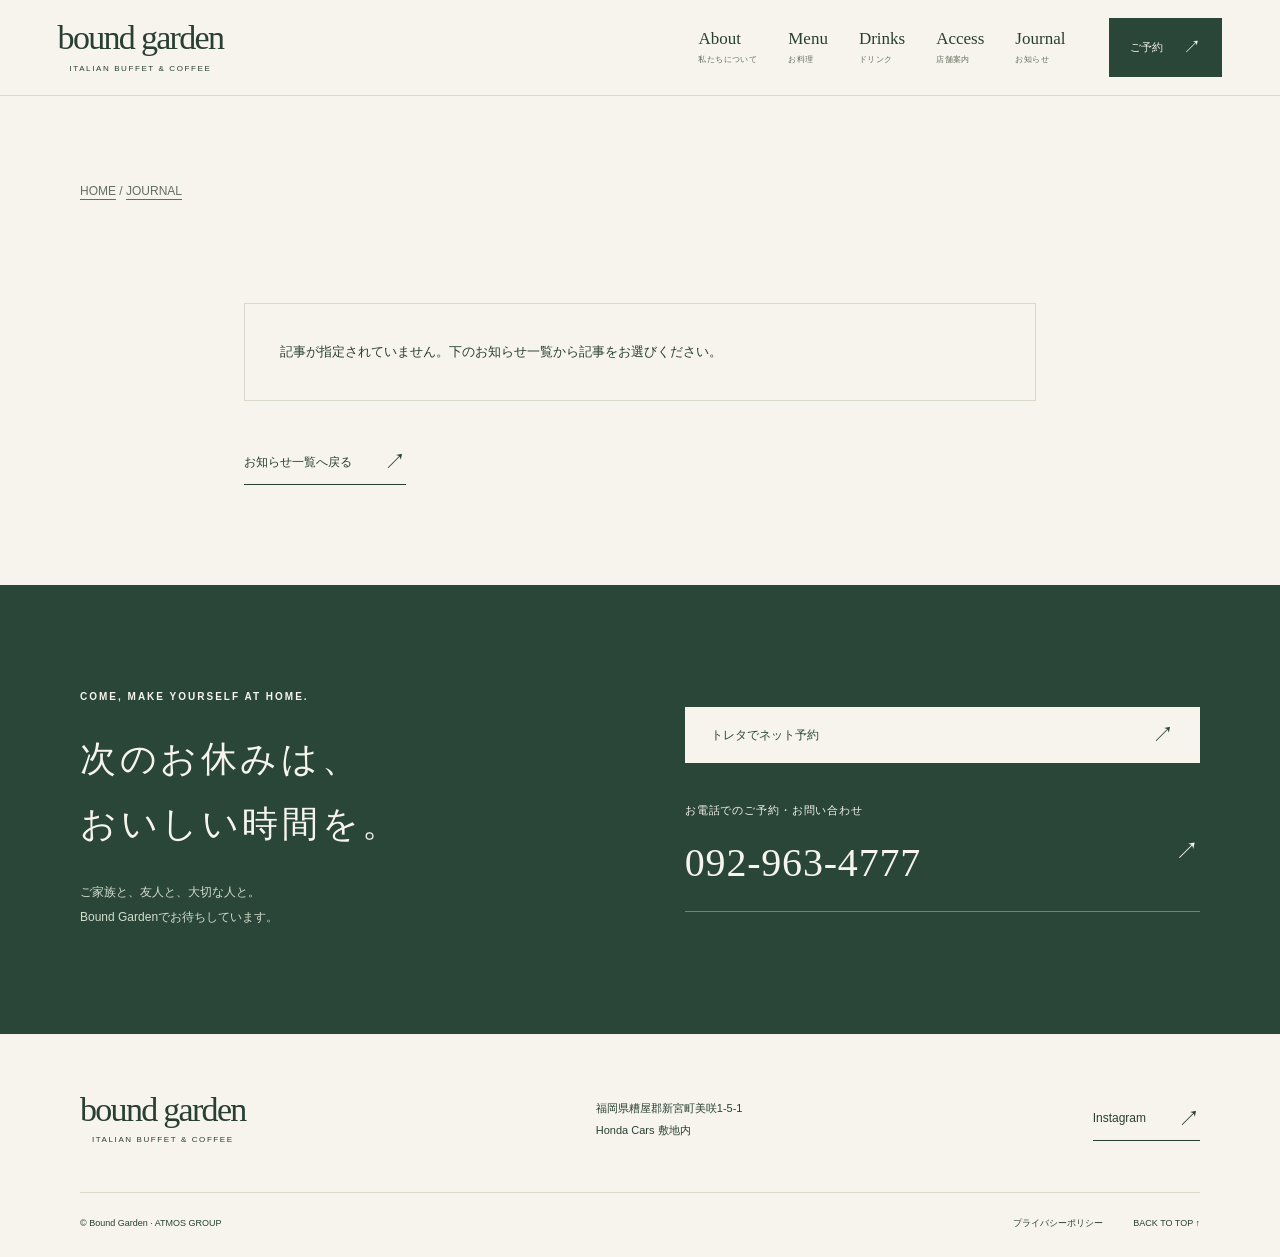
<file: blog/posts/post.html>
<!doctype html>
<html lang="ja"><head><meta charset="utf-8"><meta name="viewport" content="width=device-width, initial-scale=1"><meta name="theme-color" content="#294638"><meta name="robots" content="index,follow"><title>お知らせ｜Bound Garden</title><meta name="description" content="Bound Gardenのお店だより。"><link rel="canonical" id="canonical-link" href="https://bound-garden.com/blog/"><meta property="og:locale" content="ja_JP"><meta property="og:type" content="website"><meta property="og:site_name" content="Bound Garden"><meta property="og:title" content="お知らせ｜Bound Garden"><meta property="og:description" content="Bound Gardenのお店だより。"><meta property="og:url" id="og-url" content="https://bound-garden.com/blog/"><meta property="og:image" content="https://bound-garden.com/images/buffet.jpg"><meta name="twitter:card" content="summary_large_image"><link rel="icon" href="../../images/favicon.svg" type="image/svg+xml"><link rel="stylesheet" href="../../style.css"><script src="../../site-config.js" defer></script><script src="../../common.js" defer></script><script src="../../vendor/dompurify/purify.min.js" defer></script><script src="../../vendor/marked/marked.umd.js" defer></script><script src="../../vendor/blog-security.js" defer></script><script src="../../blog.js" defer></script></head>
<body id="top"><a class="skip-link" href="#main">本文へスキップ</a><div id="site-header"><header class="site-header"><a class="wordmark" href="/">bound garden<span>ITALIAN BUFFET &amp; COFFEE</span></a><a class="header-reserve" href="https://yoyaku.toreta.in/boundgarden/#/" data-reservation target="_blank" rel="noopener noreferrer">ネット予約 ↗</a></header></div><main id="main"><div class="page-heading"><p class="breadcrumb"><a href="/">HOME</a> / <a href="/blog/">JOURNAL</a></p></div><div class="article-container"><article id="article" aria-live="polite"><p>記事を読み込んでいます。</p></article><a class="text-link article-back" href="/blog/">お知らせ一覧へ戻る <span aria-hidden="true">↗</span></a></div></main><div id="site-bottom"><section class="reservation section"><div><h2>ご予約・お問い合わせ</h2><a class="telephone" href="tel:0929634777">092-963-4777</a></div><a class="button button-light" href="https://yoyaku.toreta.in/boundgarden/#/" data-reservation target="_blank" rel="noopener noreferrer">トレタでネット予約 ↗</a></section></div></body></html>
</file>
<file: style.css>
@charset "UTF-8";
:root{--paper:#f6f4ec;--green:#294638;--ink:#293f33;--muted:#646f61;--line:#d6d9ca;--lime:#e4e9b8;--serif:Georgia,'Times New Roman',serif;--jp:'Hiragino Mincho ProN','Yu Mincho',YuMincho,serif;--sans:'Hiragino Kaku Gothic ProN','Noto Sans JP',Meiryo,sans-serif}
*{box-sizing:border-box}html{scroll-behavior:smooth;scroll-padding-top:106px}body{margin:0;background:var(--paper);color:var(--ink);font-family:var(--sans);font-size:14px;line-height:1.95;-webkit-font-smoothing:antialiased}a{color:inherit;text-decoration:none}button{font:inherit;color:inherit;cursor:pointer}img{display:block;max-width:100%;height:auto}h1,h2,h3,p,figure{margin:0}h1,h2,h3{font-weight:400}button,a{-webkit-tap-highlight-color:transparent}a:focus-visible,button:focus-visible,summary:focus-visible,input:focus-visible{outline:2px solid #9c6c2c;outline-offset:5px}[hidden]{display:none!important}::selection{background:var(--lime);color:var(--green)}.skip-link{position:fixed;top:-100px;left:16px;z-index:99;background:var(--paper);padding:10px 20px}.skip-link:focus{top:10px}.section{padding:104px max(6.25vw,24px)}.eyebrow{display:block;font-size:10px;font-weight:600;letter-spacing:.2em;line-height:1.5}.serif{font-family:var(--serif)}.section-head{display:flex;justify-content:space-between;gap:24px;align-items:end;margin-bottom:42px}.section-head h2{font:54px/1.15 var(--serif);letter-spacing:-.03em}.section-head h2 small{display:block;font:12px/1.6 var(--sans);letter-spacing:.13em;margin-top:17px}.text-link{display:inline-flex;gap:32px;justify-content:space-between;align-items:center;padding:10px 0;border-bottom:1px solid currentColor;font-size:12px}.text-link span{font-size:22px;line-height:1}.button{display:inline-flex;justify-content:space-between;align-items:center;gap:40px;min-height:56px;padding:14px 25px;background:var(--green);color:var(--paper);font-size:12px;border:1px solid var(--green);transition:background .2s,color .2s}.button:hover{background:#3d5c45}.button span{font-size:22px;line-height:1}.button-light{background:var(--paper);color:var(--green);border-color:var(--paper)}.button-light:hover{background:var(--lime);color:var(--green)}.note{font-size:11px;color:var(--muted);line-height:1.8}.site-header{height:96px;display:flex;align-items:center;gap:44px;padding:0 4.5vw;background:var(--paper);border-bottom:1px solid var(--line);position:relative;z-index:20}#site-header{position:sticky;top:0;z-index:20;min-height:96px}.wordmark{font:34px/.95 var(--serif);letter-spacing:-1.7px;white-space:nowrap}.wordmark span{display:block;font:8px/1 var(--sans);letter-spacing:.2em;margin-top:10px;text-align:center}.desktop-nav{display:flex;gap:31px;margin-left:auto}.desktop-nav>a{font:17px/1.3 var(--serif)}.desktop-nav>a>span{display:block;font:8px/1.6 var(--sans);margin-top:4px;letter-spacing:.05em;color:var(--muted)}.desktop-nav a:hover{opacity:.65}.header-reserve{background:var(--green);color:var(--paper);padding:12px 21px;font-size:11px;min-width:106px;display:flex;align-items:center;justify-content:space-between;gap:20px}.header-reserve span{font-size:18px}.menu-toggle,.mobile-nav{display:none}
.hero{display:grid;grid-template-columns:41% 59%;min-height:610px;padding:36px 3.1vw 36px 6.25vw;gap:0}.hero-copy{padding:43px 20px 20px 0;display:flex;flex-direction:column;justify-content:center;align-items:flex-start}.hero-location{font-size:9px;letter-spacing:.19em;display:flex;gap:12px;align-items:center;margin-bottom:24px}.hero-location:before{content:'';width:7px;height:7px;background:var(--green);border-radius:50%}.hero-title{font:clamp(62px,6.8vw,106px)/.99 var(--serif);letter-spacing:-.065em;margin-left:-5px;position:relative;z-index:2}.hero-title em{font-weight:400}.hero-copy h1{font:25px/1.85 var(--jp);letter-spacing:.1em;margin:27px 0 19px}.hero-copy>p{font-size:12px;line-height:2.1;color:var(--muted)}.hero-copy .text-link{margin-top:27px;min-width:194px}.hero-visual{position:relative;min-width:0;margin-left:12px}.hero-photo{width:100%;height:100%;object-fit:cover;object-position:56% 50%;border-radius:45% 45% 0 0;max-height:574px}.hero-stamp{position:absolute;right:26px;bottom:25px;width:118px;height:118px;display:flex;align-items:center;justify-content:center;flex-direction:column;border-radius:50%;color:var(--green);background:var(--lime);transform:rotate(10deg);font:19px/1.35 var(--serif);text-align:center;border:1px solid #c7cc9a;outline:5px solid var(--lime)}.hero-stamp span{font:8px/1.2 var(--sans);letter-spacing:.15em;margin-bottom:7px}.hero-caption{position:absolute;right:0;bottom:-23px;font-size:8px;letter-spacing:.18em}.welcome-strip{display:flex;justify-content:space-between;align-items:center;gap:16px;padding:20px 6.25vw;border-top:1px solid var(--line);border-bottom:1px solid var(--line);font-size:11px;letter-spacing:.05em}.welcome-strip .serif{font-size:15px}.welcome-strip a{border-bottom:1px solid var(--ink)}.about{display:grid;grid-template-columns:1fr 1fr;gap:9%;align-items:center}.about-photo{position:relative;padding:0 24px 30px 0}.about-photo img{aspect-ratio:1.16;object-fit:cover}.photo-label{position:absolute;right:0;bottom:0;background:var(--lime);padding:20px 32px;font:italic 31px/1.2 var(--serif)}.about-copy h2{font:32px/1.9 var(--jp);letter-spacing:.1em;margin:24px 0}.about-copy p{font-size:13px;line-height:2.4}.about-copy .text-link{margin-top:30px}.buffet-section{background:#eaece1}.food-grid{display:grid;grid-template-columns:repeat(3,1fr);gap:26px}.food-item img{aspect-ratio:1.25;object-fit:cover;transition:transform .5s}.food-item figure{overflow:hidden}.food-item:hover img{transform:scale(1.025)}.food-item .item-heading{display:flex;gap:20px;align-items:baseline;margin:22px 0 10px}.item-number{font:italic 16px var(--serif);color:#718067}.food-item h3{font:22px/1.4 var(--jp)}.food-item p{font-size:12px;line-height:2.1;color:var(--muted);padding-left:36px}.buffet-bottom{margin-top:42px;border-top:1px solid #cbd0be;padding-top:28px;display:flex;justify-content:space-between;align-items:center;gap:24px}.buffet-bottom p{font-size:12px}.buffet-bottom .button{min-width:230px}.space-section{display:grid;grid-template-columns:1fr 1.15fr;gap:8%;align-items:center}.space-copy h2{font:52px/1.1 var(--serif);letter-spacing:-.03em;margin:18px 0 27px}.space-copy h3{font:26px/1.9 var(--jp);margin-bottom:24px}.space-copy>p{font-size:12px;line-height:2.3}.space-details{display:flex;flex-wrap:wrap;gap:8px;margin-top:28px}.space-details span{border:1px solid var(--line);padding:6px 13px;font-size:10px}.space-visual{background:var(--green);padding:38px 34px 30px;border-radius:48% 48% 0 0;color:var(--paper)}.space-visual img{width:100%;aspect-ratio:1;object-fit:cover;border-radius:48% 48% 0 0}.space-visual figcaption{display:flex;align-items:center;justify-content:space-between;gap:20px;margin-top:22px;font:italic 24px var(--serif)}.space-visual figcaption span{font:8px/1.6 var(--sans);letter-spacing:.14em}.journal-section{padding-top:30px}.journal-empty{border-top:1px solid var(--line);border-bottom:1px solid var(--line);padding:27px 0;display:flex;gap:40px;justify-content:space-between;align-items:center}.journal-empty p{font-size:12px}.journal-empty .text-link{white-space:nowrap}.news-list{border-top:1px solid var(--line)}.news-link{padding:22px 0;display:grid;grid-template-columns:100px 1fr 24px;gap:20px;border-bottom:1px solid var(--line);align-items:center}.news-link time{font-size:11px;color:var(--muted)}.news-link h3{font-size:14px}.access-section{background:#eaece1;display:grid;grid-template-columns:.85fr 1.15fr;gap:8%}.access-title h2{font:64px/1.1 var(--serif);letter-spacing:-.03em}.access-title .eyebrow{margin:18px 0 30px}.access-title .wordmark{font-size:36px;display:inline-block;margin-bottom:24px}.access-title p{font-size:12px;margin-bottom:22px}.access-list{margin:0}.access-list>div{display:grid;grid-template-columns:80px 1fr;gap:20px;padding:17px 0;border-bottom:1px solid #cbd0be;font-size:12px}.access-list>div:first-child{padding-top:0}.access-list dt{color:var(--muted)}.access-list dd{margin:0}.access-list small{font-size:10px;color:var(--muted)}.access-list a{text-decoration:underline;text-underline-offset:4px}.faq-section{display:grid;grid-template-columns:.6fr 1.4fr;gap:8%}.faq-section h2{font:52px/1.2 var(--serif)}.faq-section .eyebrow{margin-top:14px}.faq-list details{border-bottom:1px solid var(--line)}.faq-list details:first-child{border-top:1px solid var(--line)}.faq-list summary{list-style:none;padding:21px 35px 21px 0;cursor:pointer;position:relative;font-size:13px}.faq-list summary::-webkit-details-marker{display:none}.faq-list summary:after{content:'+';position:absolute;right:4px;font-size:21px;top:14px}.faq-list details[open] summary:after{content:'−'}.faq-list details p{font-size:12px;color:var(--muted);line-height:2.2;padding-bottom:24px}.reservation{background:var(--green);color:var(--paper);display:grid;grid-template-columns:1fr 1fr;gap:8%;align-items:center}.reservation-copy h2{font:36px/1.8 var(--jp);letter-spacing:.1em;margin:23px 0}.reservation-copy p{font-size:12px;line-height:2.1;color:#d6ddcd}.reservation-actions .button{width:100%;margin-bottom:30px}.telephone{display:block;font:40px/1.5 var(--serif);letter-spacing:.02em;border-bottom:1px solid #718473;padding:8px 0 18px}.telephone>span{display:block;font:11px/1.7 var(--sans);letter-spacing:.08em;margin-bottom:13px}.telephone>small{float:right;font-size:24px}.site-footer{padding:60px 6.25vw 24px}.footer-top{display:flex;gap:50px;align-items:center;justify-content:space-between;padding-bottom:48px}.footer-top p{font-size:11px;line-height:2}.footer-bottom{display:flex;gap:30px;align-items:center;border-top:1px solid var(--line);padding-top:22px;font-size:9px}.footer-bottom small{margin-right:auto;font-size:9px}.mobile-booking{display:none}
.page-heading{padding:64px 6.25vw 55px}.breadcrumb{font-size:10px;color:var(--muted);margin-bottom:45px}.breadcrumb a{text-decoration:underline;text-underline-offset:4px}.page-heading h1{font:76px/1.1 var(--serif);letter-spacing:-.04em}.page-heading h1 small{display:block;font:13px/1.8 var(--sans);letter-spacing:.15em;margin-top:17px}.page-heading>p{font-size:12px;margin-top:20px}.menu-content{padding-top:0}.menu-tabs{display:flex;border-bottom:1px solid var(--line);gap:8px;margin-bottom:45px}.menu-tabs button{flex:1;border:0;background:transparent;padding:17px;font:25px/1.4 var(--serif);border-bottom:3px solid transparent}.menu-tabs button small{display:block;font:10px/1.7 var(--sans);margin-top:4px}.menu-tabs button[aria-selected=true]{border-bottom-color:var(--green);background:#eaece1}.menu-intro{display:grid;grid-template-columns:1fr 1fr;gap:7%;align-items:center;margin-bottom:50px}.menu-intro img{aspect-ratio:1.25;object-fit:cover}.menu-intro h2{font:30px/1.8 var(--jp);margin:20px 0}.menu-intro p{font-size:12px;line-height:2.2;margin-bottom:25px}.menu-intro .hours{font:28px/1.4 var(--serif);margin-top:24px}.menu-intro .hours small{font:10px var(--sans)}.menu-detail-grid{display:grid;grid-template-columns:repeat(2,1fr);gap:24px}.menu-detail{background:#eaece1;padding:32px}.menu-detail h3{font:24px/1.5 var(--serif);margin-bottom:12px}.menu-detail h3 small{font:11px var(--sans);margin-left:10px}.menu-detail p{font-size:12px;line-height:2.1}.menu-disclaimer{margin-top:35px}.menu-contact{margin-top:45px}.article-container{max-width:840px;margin:0 auto;padding:0 24px 100px}.article-header{margin-bottom:32px}.article-header h1{font:32px/1.6 var(--jp);margin:12px 0}.article-header time{font-size:12px;color:var(--muted)}.article-image{width:100%;max-height:520px;object-fit:cover;margin:28px 0}.article-body{line-height:2.2;overflow-wrap:anywhere}.article-body h2{font-size:24px;margin:40px 0 16px}.article-body h3{font-size:19px;margin:25px 0 12px}.article-body p{margin:18px 0}.article-body a{text-decoration:underline}.article-body img{max-width:100%;height:auto;margin:24px 0}.article-body table{display:block;max-width:100%;overflow:auto}.article-body pre{overflow:auto;padding:16px;background:#eaece1}.article-body iframe{display:none}.article-tags{display:flex;gap:10px;flex-wrap:wrap;font-size:10px}.article-tags span{border:1px solid var(--line);padding:2px 10px}.article-back{margin-top:40px}.status-box{padding:35px;border:1px solid var(--line);font-size:13px}.privacy-content{max-width:900px;padding-top:0}.privacy-content h2{font-size:20px;margin:32px 0 12px}.privacy-content p{font-size:13px}.page-not-found{padding:60px 0}
@media(min-width:1500px){.hero{min-height:710px}.hero-photo{max-height:674px}.hero-copy h1{font-size:30px}.hero-copy>p{font-size:14px}.hero-copy{padding-left:10px}}
@media(max-width:1100px){.site-header{gap:26px}.desktop-nav{gap:20px}.hero-title{font-size:76px}.hero{min-height:570px}.hero-copy h1{font-size:23px}.hero-copy{padding-top:20px}.hero-stamp{width:105px;height:105px}.section{padding-top:78px;padding-bottom:78px}.food-grid{gap:18px}.food-item h3{font-size:19px}.food-item p{padding-left:0}.section-head h2{font-size:45px}}
@media(max-width:900px){#site-header{min-height:78px}.site-header{height:78px;padding:0 24px;gap:16px}.wordmark{font-size:29px}.wordmark span{font-size:7px}.desktop-nav{display:none}.header-reserve{margin-left:auto;padding:9px 15px;min-width:90px}.menu-toggle{display:flex;flex-direction:column;align-items:center;justify-content:center;gap:6px;width:38px;height:42px;border:0;background:transparent}.menu-toggle span{width:23px;height:1px;background:var(--green);transition:transform .2s}.menu-toggle[aria-expanded=true] span:first-child{transform:translateY(3.5px) rotate(45deg)}.menu-toggle[aria-expanded=true] span:last-child{transform:translateY(-3.5px) rotate(-45deg)}.mobile-nav{position:absolute;top:78px;left:0;right:0;display:block;background:var(--paper);padding:20px 30px 30px;border-bottom:1px solid var(--line);box-shadow:0 12px 12px #293f3310}.mobile-nav>a{display:flex;align-items:center;justify-content:space-between;padding:12px 0;font:26px/1.4 var(--serif);border-bottom:1px solid var(--line)}.mobile-nav>a>span{font:11px var(--sans)}.hero{min-height:520px;grid-template-columns:45% 55%;padding-left:5vw;padding-right:3vw}.hero-title{font-size:65px}.hero-copy h1{font-size:20px}.hero-copy>p{font-size:11px}.hero-photo{max-height:none}.hero-stamp{width:90px;height:90px;right:14px;bottom:18px;font-size:16px}.hero-stamp span{font-size:6px}.about,.space-section{gap:6%}.about-copy h2{font-size:26px}.space-copy h2{font-size:45px}.space-copy h3{font-size:24px}.space-visual{padding:27px 23px}.space-visual figcaption{font-size:20px}.space-visual figcaption span{font-size:7px}.food-item .item-heading{gap:12px}.food-item h3{font-size:17px}.access-section{gap:6%}.reservation-copy h2{font-size:30px}.reservation-actions .button{font-size:11px;padding:14px 18px;gap:12px}.telephone{font-size:32px}.footer-top{gap:24px}.footer-top p{font-size:10px}}
@media(max-width:640px){html{scroll-padding-top:85px}.section{padding:62px 24px}body{font-size:13px}.site-header{padding:0 20px;height:74px}#site-header{min-height:74px}.wordmark{font-size:27px}.header-reserve{font-size:10px;min-width:80px;padding:8px 12px;gap:10px}.menu-toggle{width:25px}.mobile-nav{top:74px}.hero{display:flex;flex-direction:column;padding:28px 24px 34px;min-height:0}.hero-copy{padding:2px 0 28px;position:relative}.hero-location{font-size:8px;letter-spacing:.15em;margin-bottom:20px}.hero-title{font-size:clamp(58px,17vw,85px);line-height:.97;letter-spacing:-.06em}.hero-copy h1{font-size:23px;line-height:1.8;margin:22px 0 12px}.hero-copy>p{font-size:11px}.hero-copy .text-link{margin-top:18px;min-width:190px;font-size:11px}.hero-visual{margin:0 0 12px}.hero-photo{height:340px;border-radius:45% 45% 0 0;object-position:50% 50%}.hero-stamp{width:90px;height:90px;bottom:20px;right:20px}.hero-caption{font-size:7px}.welcome-strip{padding:18px 24px;gap:12px;flex-wrap:wrap;font-size:10px;line-height:1.7}.welcome-strip .serif{width:100%;font-size:16px}.welcome-strip .welcome-note{display:none}.about{grid-template-columns:1fr;gap:32px}.about-photo{padding:0 20px 20px 0}.about-photo img{aspect-ratio:1.36}.photo-label{font-size:26px;padding:15px 22px}.about-copy h2{font-size:27px;margin:20px 0}.about-copy p{font-size:12px}.about-copy .text-link{margin-top:22px}.section-head{align-items:center;margin-bottom:30px;gap:12px}.section-head h2{font-size:41px}.section-head h2 small{font-size:10px;margin-top:12px}.section-head .text-link{font-size:10px;gap:12px}.food-grid{grid-template-columns:1fr;gap:30px}.food-item img{aspect-ratio:1.55}.food-item .item-heading{margin:17px 0 8px;gap:17px}.food-item h3{font-size:22px}.food-item p{padding-left:32px;font-size:12px}.buffet-bottom{display:block;margin-top:30px;padding-top:23px}.buffet-bottom .button{width:100%;margin-top:23px}.buffet-bottom p{font-size:11px}.space-section{grid-template-columns:1fr;gap:32px}.space-copy h2{font-size:47px}.space-copy h3{font-size:25px}.space-visual{padding:30px 25px 22px;max-width:430px;margin:auto}.space-visual img{aspect-ratio:1.2}.space-visual figcaption{font-size:24px}.journal-section{padding-top:12px}.journal-empty{align-items:flex-start;flex-direction:column;gap:10px}.journal-empty p{font-size:11px}.news-link{grid-template-columns:1fr 22px;gap:7px}.news-link time{grid-column:1/-1}.access-section{grid-template-columns:1fr;gap:35px}.access-title h2{font-size:50px}.access-title .eyebrow{margin:14px 0 28px}.access-title .wordmark{font-size:31px}.access-list>div{grid-template-columns:65px 1fr;gap:13px;font-size:11px;padding:17px 0}.faq-section{grid-template-columns:1fr;gap:28px}.faq-section h2{font-size:44px}.faq-section .eyebrow{margin-top:10px}.faq-list summary{font-size:12px}.faq-list details p{font-size:11px}.reservation{grid-template-columns:1fr;gap:35px}.reservation-copy h2{font-size:30px;margin:20px 0}.reservation-actions .button{min-height:60px;font-size:12px;margin-bottom:22px}.telephone{font-size:36px}.site-footer{padding:46px 24px 92px}.footer-top{flex-wrap:wrap;gap:25px;padding-bottom:30px}.footer-top .wordmark{width:100%;display:block;text-align:left;font-size:32px}.footer-top .wordmark span{text-align:left}.footer-top p{font-size:10px;flex:1}.footer-top .text-link{font-size:11px;gap:15px}.footer-bottom{flex-wrap:wrap;gap:12px 24px;font-size:8px}.footer-bottom small{width:100%}.mobile-booking{display:grid;grid-template-columns:1fr 1fr;position:fixed;bottom:0;left:0;right:0;z-index:25;border-top:1px solid var(--line);background:var(--paper);padding-bottom:env(safe-area-inset-bottom)}.mobile-booking a{display:flex;justify-content:center;gap:35px;align-items:center;padding:16px;font-size:11px;min-height:54px}.mobile-booking a:last-child{background:var(--green);color:var(--paper)}.page-heading{padding:34px 24px 36px}.breadcrumb{margin-bottom:32px;font-size:9px}.page-heading h1{font-size:58px}.page-heading h1 small{font-size:11px}.page-heading>p{font-size:11px}.menu-content{padding-top:0}.menu-tabs{margin-bottom:30px}.menu-tabs button{font-size:24px;padding:15px 10px}.menu-intro{grid-template-columns:1fr;gap:30px;margin-bottom:30px}.menu-intro img{aspect-ratio:1.4}.menu-intro h2{font-size:27px}.menu-intro p{font-size:12px}.menu-detail-grid{grid-template-columns:1fr;gap:15px}.menu-detail{padding:25px}.menu-detail h3{font-size:23px}.article-header h1{font-size:27px}.article-body{font-size:13px}.article-body h2{font-size:22px}.article-container{padding-bottom:60px}.privacy-content{padding-top:0}}
@media(prefers-reduced-motion:reduce){html{scroll-behavior:auto}*,*::before,*::after{transition:none!important;animation:none!important}}

.menu-page-photo{display:block;width:100%;max-height:420px;object-fit:cover;margin-bottom:48px;border-radius:4px}
</file>
